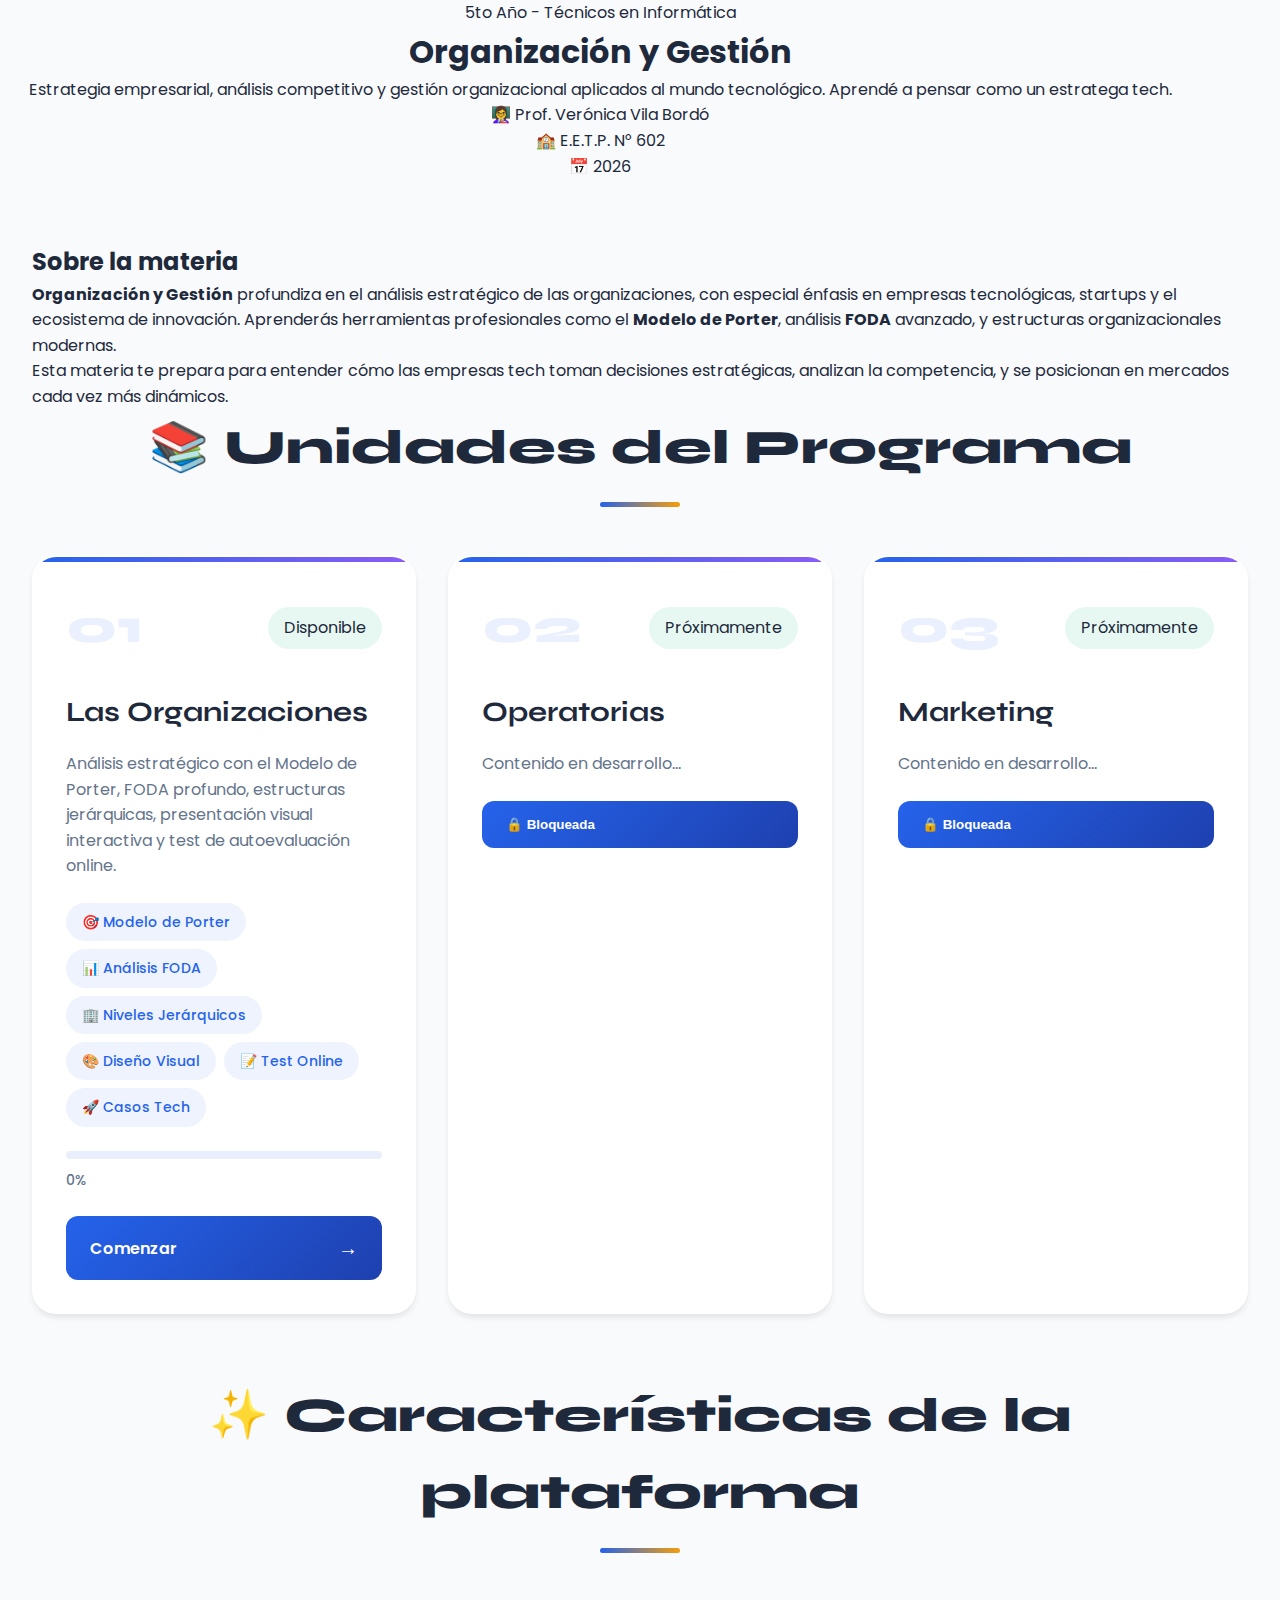
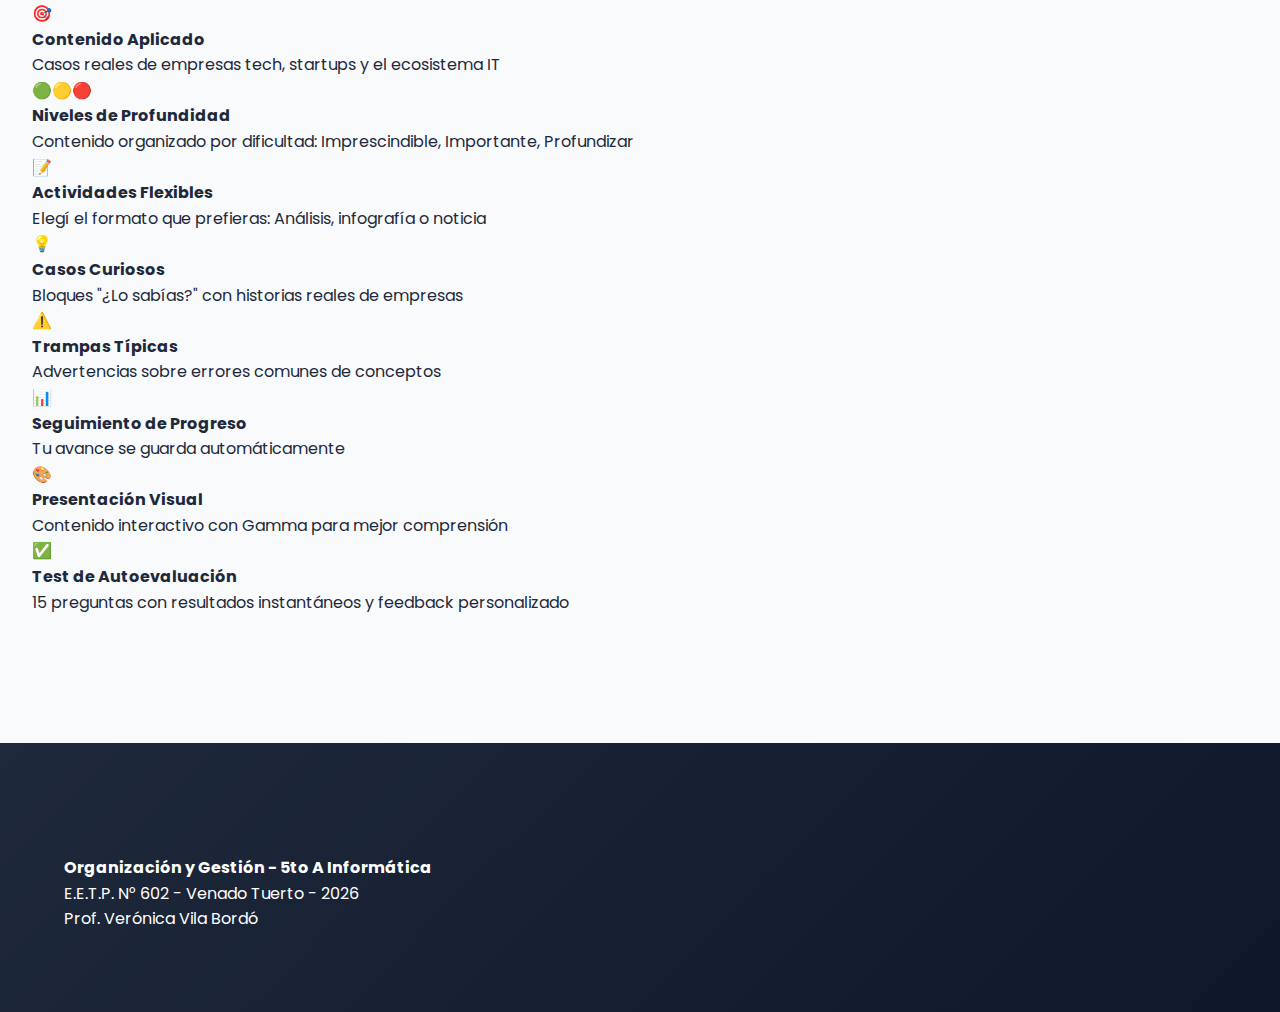
<file: index.html>
<!DOCTYPE html>
<html lang="es">
<head>
    <meta charset="UTF-8">
    <meta name="viewport" content="width=device-width, initial-scale=1.0">
    <title>Organización y Gestión - 5to A Informática</title>
    <link rel="stylesheet" href="estilo.css">
    <link rel="preconnect" href="https://fonts.googleapis.com">
    <link rel="preconnect" href="https://fonts.gstatic.com" crossorigin>
    <link href="https://fonts.googleapis.com/css2?family=Poppins:wght@300;400;500;600;700;800&family=Syne:wght@700;800&display=swap" rel="stylesheet">
</head>
<body>
    <!-- Hero Section -->
    <section class="hero">
        <div class="hero-bg"></div>
        <div class="hero-content">
            <div class="hero-badge">5to Año - Técnicos en Informática</div>
            <h1 class="hero-title">Organización y Gestión</h1>
            <p class="hero-description">
                Estrategia empresarial, análisis competitivo y gestión organizacional 
                aplicados al mundo tecnológico. Aprendé a pensar como un estratega tech.
            </p>
            <div class="hero-meta">
                <div class="meta-item">
                    <span class="meta-icon">👩‍🏫</span>
                    <span>Prof. Verónica Vila Bordó</span>
                </div>
                <div class="meta-item">
                    <span class="meta-icon">🏫</span>
                    <span>E.E.T.P. N° 602</span>
                </div>
                <div class="meta-item">
                    <span class="meta-icon">📅</span>
                    <span>2026</span>
                </div>
            </div>
        </div>
    </section>

    <!-- Main Container -->
    <div class="container">
        <!-- Intro -->
        <section class="intro-section">
            <h2>Sobre la materia</h2>
            <p>
                <strong>Organización y Gestión</strong> profundiza en el análisis estratégico 
                de las organizaciones, con especial énfasis en empresas tecnológicas, startups 
                y el ecosistema de innovación. Aprenderás herramientas profesionales como el 
                <strong>Modelo de Porter</strong>, análisis <strong>FODA</strong> avanzado, 
                y estructuras organizacionales modernas.
            </p>
            <p>
                Esta materia te prepara para entender cómo las empresas tech toman decisiones 
                estratégicas, analizan la competencia, y se posicionan en mercados cada vez más dinámicos.
            </p>
        </section>

        <!-- Units Grid -->
        <section class="units-section">
            <h2 class="section-title">📚 Unidades del Programa</h2>
            
            <div class="units-grid">
                <!-- Unit 1 -->
                <div class="unit-card">
                    <div class="unit-header">
                        <div class="unit-number">01</div>
                        <div class="unit-status completed">Disponible</div>
                    </div>
                    <h3 class="unit-title">Las Organizaciones</h3>
                    <p class="unit-description">
                        Análisis estratégico con el Modelo de Porter, FODA profundo, 
                        estructuras jerárquicas, presentación visual interactiva y test de autoevaluación online.
                    </p>
                    <div class="unit-topics">
                        <span class="topic-tag">🎯 Modelo de Porter</span>
                        <span class="topic-tag">📊 Análisis FODA</span>
                        <span class="topic-tag">🏢 Niveles Jerárquicos</span>
                        <span class="topic-tag">🎨 Diseño Visual</span>
                        <span class="topic-tag">📝 Test Online</span>
                        <span class="topic-tag">🚀 Casos Tech</span>
                    </div>
                    <div class="unit-footer">
                        <div class="unit-progress">
                            <div class="progress-bar">
                                <div class="progress-fill" style="width: 0%"></div>
                            </div>
                            <span class="progress-text">0%</span>
                        </div>
                        <a href="unidad1/index.html" class="unit-button">
                            Comenzar
                            <span class="button-arrow">→</span>
                        </a>
                    </div>
                </div>

                <!-- Unit 2 - Placeholder -->
                <div class="unit-card locked">
                    <div class="unit-header">
                        <div class="unit-number">02</div>
                        <div class="unit-status">Próximamente</div>
                    </div>
                    <h3 class="unit-title">Operatorias</h3>
                    <p class="unit-description">
                        Contenido en desarrollo...
                    </p>
                    <div class="unit-footer">
                        <button class="unit-button locked-button" disabled>
                            <span>🔒 Bloqueada</span>
                        </button>
                    </div>
                </div>

                <!-- Unit 3 - Placeholder -->
                <div class="unit-card locked">
                    <div class="unit-header">
                        <div class="unit-number">03</div>
                        <div class="unit-status">Próximamente</div>
                    </div>
                    <h3 class="unit-title">Marketing</h3>
                    <p class="unit-description">
                        Contenido en desarrollo...
                    </p>
                    <div class="unit-footer">
                        <button class="unit-button locked-button" disabled>
                            <span>🔒 Bloqueada</span>
                        </button>
                    </div>
                </div>
            </div>
        </section>

        <!-- Features -->
        <section class="features-section">
            <h2 class="section-title">✨ Características de la plataforma</h2>
            <div class="features-grid">
                <div class="feature-card">
                    <div class="feature-icon">🎯</div>
                    <h4>Contenido Aplicado</h4>
                    <p>Casos reales de empresas tech, startups y el ecosistema IT</p>
                </div>
                <div class="feature-card">
                    <div class="feature-icon">🟢🟡🔴</div>
                    <h4>Niveles de Profundidad</h4>
                    <p>Contenido organizado por dificultad: Imprescindible, Importante, Profundizar</p>
                </div>
                <div class="feature-card">
                    <div class="feature-icon">📝</div>
                    <h4>Actividades Flexibles</h4>
                    <p>Elegí el formato que prefieras: Análisis, infografía o noticia</p>
                </div>
                <div class="feature-card">
                    <div class="feature-icon">💡</div>
                    <h4>Casos Curiosos</h4>
                    <p>Bloques "¿Lo sabías?" con historias reales de empresas</p>
                </div>
                <div class="feature-card">
                    <div class="feature-icon">⚠️</div>
                    <h4>Trampas Típicas</h4>
                    <p>Advertencias sobre errores comunes de conceptos</p>
                </div>
                <div class="feature-card">
                    <div class="feature-icon">📊</div>
                    <h4>Seguimiento de Progreso</h4>
                    <p>Tu avance se guarda automáticamente</p>
                </div>
                <div class="feature-card">
                    <div class="feature-icon">🎨</div>
                    <h4>Presentación Visual</h4>
                    <p>Contenido interactivo con Gamma para mejor comprensión</p>
                </div>
                <div class="feature-card">
                    <div class="feature-icon">✅</div>
                    <h4>Test de Autoevaluación</h4>
                    <p>15 preguntas con resultados instantáneos y feedback personalizado</p>
                </div>
            </div>
        </section>
    </div>

    <!-- Footer -->
    <footer class="footer">
        <div class="container">
            <p>
                <strong>Organización y Gestión - 5to A Informática</strong><br>
                E.E.T.P. N° 602 - Venado Tuerto - 2026<br>
                Prof. Verónica Vila Bordó
            </p>
        </div>
    </footer>

    <script src="script.js"></script>
</body>
</html>
</file>
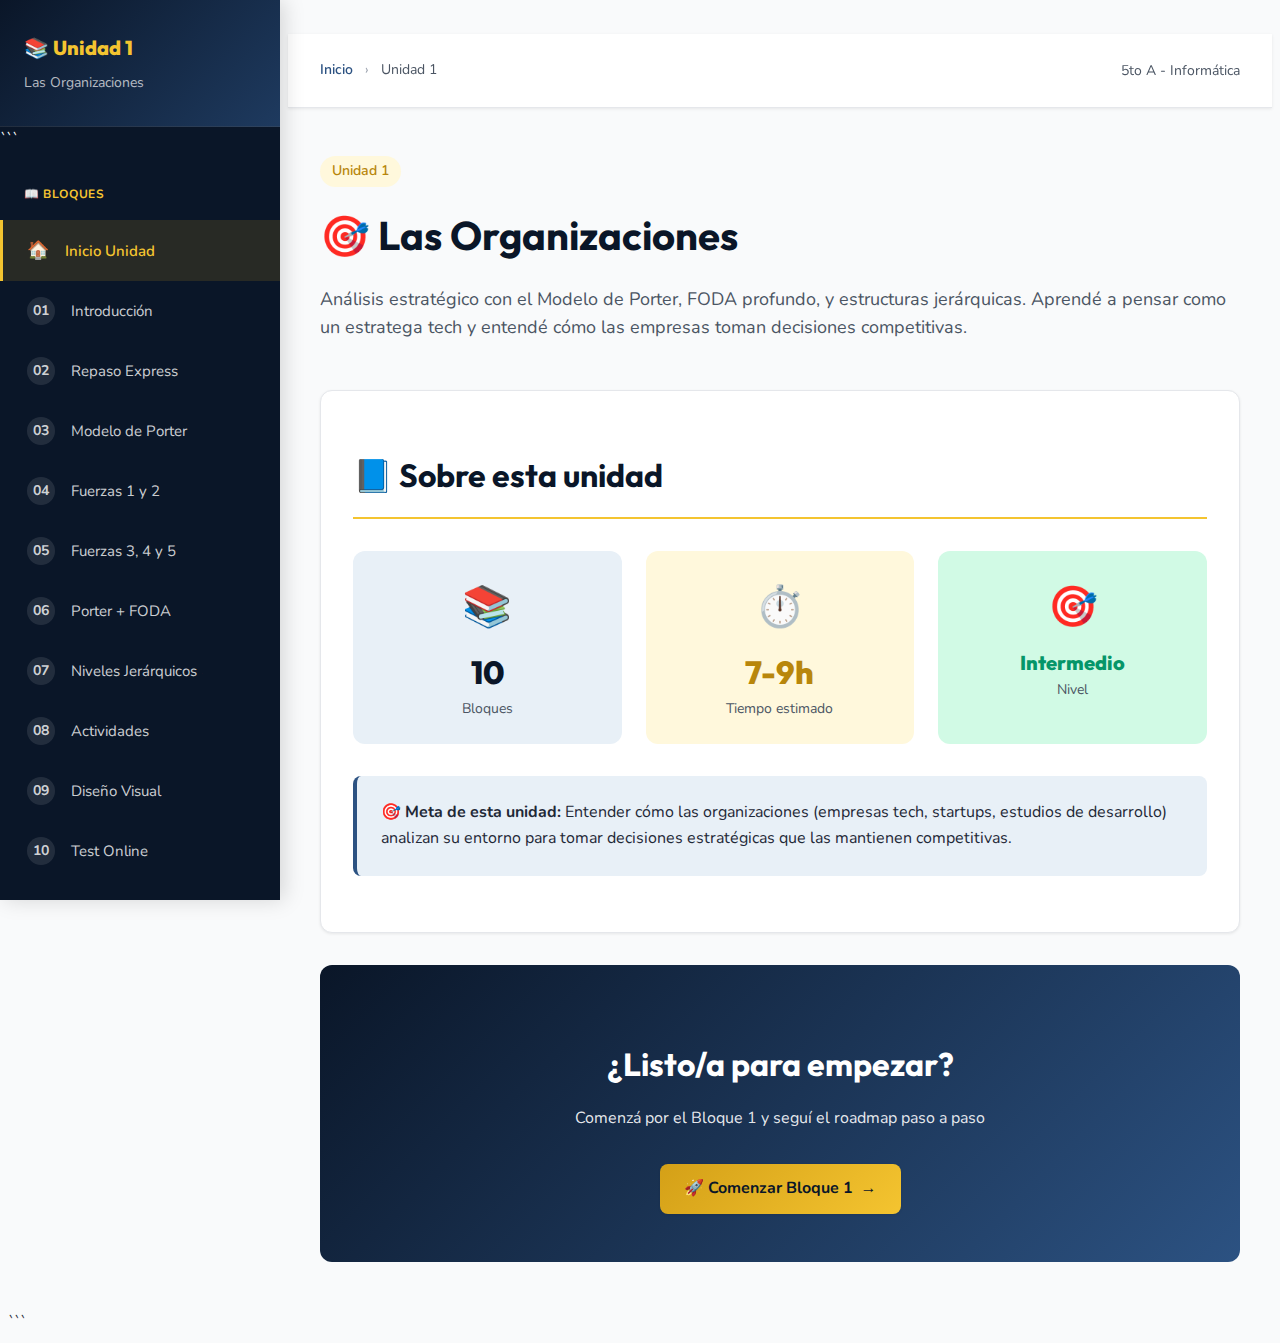
<file: unidad1/index.html>
<!DOCTYPE html>

<html lang="es">
<head>
    <meta charset="UTF-8">
    <meta name="viewport" content="width=device-width, initial-scale=1.0">
    <title>Unidad 1: Las Organizaciones</title>
    <link rel="preconnect" href="https://fonts.googleapis.com">
    <link rel="preconnect" href="https://fonts.gstatic.com" crossorigin>
    <link href="https://fonts.googleapis.com/css2?family=Nunito:wght@300;400;600;700;800&family=Outfit:wght@400;500;600;700;800&display=swap" rel="stylesheet">
    <style>
        /* Variables */
        :root {
            --navy-dark: #0A1628;
            --navy-main: #1e3a5f;
            --navy-medium: #2c5282;
            --navy-pale: #e8f0f7;
            --gold-dark: #b8860b;
            --gold-main: #d4a017;
            --gold-light: #f4c430;
            --gold-pale: #fff8dc;
            --gray-50: #f9fafb;
            --gray-200: #e5e7eb;
            --gray-300: #d1d5db;
            --gray-400: #9ca3af;
            --gray-600: #4b5563;
            --gray-800: #1f2937;
            --success: #059669;
            --sidebar-width: 280px;
        }

```
    * { margin: 0; padding: 0; box-sizing: border-box; }
    
    body {
        font-family: 'Nunito', sans-serif;
        font-size: 16px;
        line-height: 1.6;
        color: var(--gray-800);
        background: var(--gray-50);
    }

    h1, h2, h3, h4 {
        font-family: 'Outfit', sans-serif;
        font-weight: 700;
        color: var(--navy-dark);
    }

    h1 { font-size: 2.5rem; }
    h2 { font-size: 2rem; }

    .main-layout { display: flex; min-height: 100vh; }

    /* SIDEBAR */
    .sidebar {
        width: var(--sidebar-width);
        background: var(--navy-dark);
        color: white;
        position: fixed;
        left: 0;
        top: 0;
        height: 100vh;
        overflow-y: auto;
        z-index: 1000;
        box-shadow: 4px 0 20px rgba(0,0,0,0.15);
    }

    .sidebar-header {
        padding: 2rem 1.5rem;
        border-bottom: 1px solid rgba(255,255,255,0.1);
        background: linear-gradient(135deg, var(--navy-dark), var(--navy-main));
    }

    .sidebar-logo {
        font-family: 'Outfit', sans-serif;
        font-size: 1.25rem;
        font-weight: 800;
        color: var(--gold-light);
        margin-bottom: 0.5rem;
    }

    .sidebar-subtitle {
        font-size: 0.875rem;
        color: rgba(255,255,255,0.7);
    }

    .sidebar-nav { padding: 1.5rem 0; }

    .nav-section { margin-bottom: 2rem; }

    .nav-section-title {
        padding: 0.5rem 1.5rem;
        font-size: 0.75rem;
        font-weight: 700;
        text-transform: uppercase;
        letter-spacing: 0.05em;
        color: var(--gold-light);
        margin-bottom: 0.5rem;
    }

    .nav-item {
        display: flex;
        align-items: center;
        padding: 1rem 1.5rem;
        color: rgba(255,255,255,0.8);
        transition: all 0.2s;
        cursor: pointer;
        border-left: 3px solid transparent;
        text-decoration: none;
    }

    .nav-item:hover {
        background: rgba(255,255,255,0.05);
        color: white;
        border-left-color: var(--gold-main);
    }

    .nav-item.active {
        background: rgba(212,160,23,0.15);
        color: var(--gold-light);
        border-left-color: var(--gold-light);
        font-weight: 600;
    }

    .nav-item.completed {
        color: rgba(255,255,255,0.6);
    }

    .nav-icon {
        margin-right: 1rem;
        font-size: 1.125rem;
    }

    .nav-number {
        width: 28px;
        height: 28px;
        background: rgba(255,255,255,0.1);
        border-radius: 50%;
        display: flex;
        align-items: center;
        justify-content: center;
        font-size: 0.875rem;
        font-weight: 700;
        margin-right: 1rem;
        flex-shrink: 0;
    }

    .nav-item.active .nav-number {
        background: var(--gold-main);
        color: var(--navy-dark);
    }

    .nav-item.completed .nav-number {
        background: var(--success);
        color: white;
    }

    .nav-text { flex: 1; font-size: 0.9375rem; }

    .nav-check {
        margin-left: auto;
        color: var(--success);
    }

    .sidebar-progress {
        padding: 1.5rem;
        border-top: 1px solid rgba(255,255,255,0.1);
        background: rgba(0,0,0,0.2);
    }

    .progress-title {
        font-size: 0.875rem;
        color: rgba(255,255,255,0.7);
        margin-bottom: 0.5rem;
    }

    .progress-bar-container {
        background: rgba(255,255,255,0.1);
        height: 8px;
        border-radius: 10px;
        margin-bottom: 0.5rem;
    }

    .progress-bar-fill {
        height: 100%;
        background: linear-gradient(90deg, var(--gold-main), var(--gold-light));
        border-radius: 10px;
        transition: width 0.5s;
    }

    .progress-text {
        font-size: 0.75rem;
        color: rgba(255,255,255,0.6);
        text-align: center;
    }

    /* MAIN CONTENT */
    .main-content {
        margin-left: var(--sidebar-width);
        flex: 1;
    }

    .top-nav {
        background: white;
        border-bottom: 1px solid var(--gray-200);
        padding: 1.5rem 2rem;
        position: sticky;
        top: 0;
        z-index: 100;
        box-shadow: 0 1px 3px rgba(0,0,0,0.08);
    }

    .top-nav-content {
        display: flex;
        justify-content: space-between;
        align-items: center;
    }

    .breadcrumb {
        font-size: 0.875rem;
        color: var(--gray-600);
    }

    .breadcrumb-link {
        color: var(--navy-medium);
        font-weight: 600;
        text-decoration: none;
    }

    .breadcrumb-separator { margin: 0 0.5rem; color: var(--gray-400); }

    .content-wrapper {
        padding: 3rem 2rem;
        max-width: 1200px;
    }

    .page-header { margin-bottom: 3rem; }

    .badge {
        display: inline-block;
        padding: 0.25rem 0.75rem;
        border-radius: 16px;
        font-size: 0.875rem;
        font-weight: 600;
    }

    .badge-gold {
        background: var(--gold-pale);
        color: var(--gold-dark);
    }

    .page-title {
        font-size: 2.5rem;
        margin: 1rem 0;
    }

    .page-description {
        font-size: 1.125rem;
        color: var(--gray-600);
    }

    .content-card {
        background: white;
        border-radius: 12px;
        padding: 2rem;
        margin-bottom: 2rem;
        box-shadow: 0 1px 3px rgba(0,0,0,0.08);
        border: 1px solid var(--gray-200);
    }

    .content-card h2 {
        margin-bottom: 1.5rem;
        padding-bottom: 1rem;
        border-bottom: 2px solid var(--gold-light);
    }

    .highlight-box {
        background: var(--gold-pale);
        border-left: 4px solid var(--gold-main);
        padding: 1.5rem;
        border-radius: 8px;
        margin: 1.5rem 0;
    }

    .highlight-box.info {
        background: var(--navy-pale);
        border-left-color: var(--navy-medium);
    }

    .btn-gold {
        padding: 0.75rem 1.5rem;
        border: none;
        border-radius: 8px;
        background: linear-gradient(135deg, var(--gold-main), var(--gold-light));
        color: var(--navy-dark);
        font-weight: 700;
        cursor: pointer;
        transition: all 0.3s;
        box-shadow: 0 1px 3px rgba(0,0,0,0.08);
        font-family: 'Nunito', sans-serif;
        font-size: 1rem;
    }

    .btn-gold:hover {
        transform: translateY(-2px);
        box-shadow: 0 4px 6px rgba(0,0,0,0.1);
    }

    @media (max-width: 1024px) {
        .sidebar { transform: translateX(-100%); }
        .main-content { margin-left: 0; }
    }
</style>
```

</head>
<body>
    <div class="main-layout">
        <!-- Sidebar -->
        <aside class="sidebar">
            <div class="sidebar-header">
                <div class="sidebar-logo">📚 Unidad 1</div>
                <div class="sidebar-subtitle">Las Organizaciones</div>
            </div>

```
        <nav class="sidebar-nav">
            <div class="nav-section">
                <div class="nav-section-title">📖 Bloques</div>
                
                <a href="#inicio" class="nav-item active">
                    <span class="nav-icon">🏠</span>
                    <span class="nav-text">Inicio Unidad</span>
                </a>

                <a href="bloque01.html" class="nav-item" data-block="1">
                    <span class="nav-number">01</span>
                    <span class="nav-text">Introducción</span>
                </a>

                <a href="bloque02.html" class="nav-item" data-block="2">
                    <span class="nav-number">02</span>
                    <span class="nav-text">Repaso Express</span>
                </a>

                <a href="bloque03.html" class="nav-item" data-block="3">
                    <span class="nav-number">03</span>
                    <span class="nav-text">Modelo de Porter</span>
                </a>

                <a href="bloque04.html" class="nav-item" data-block="4">
                    <span class="nav-number">04</span>
                    <span class="nav-text">Fuerzas 1 y 2</span>
                </a>

                <a href="bloque05.html" class="nav-item" data-block="5">
                    <span class="nav-number">05</span>
                    <span class="nav-text">Fuerzas 3, 4 y 5</span>
                </a>

                <a href="bloque06.html" class="nav-item" data-block="6">
                    <span class="nav-number">06</span>
                    <span class="nav-text">Porter + FODA</span>
                </a>

                <a href="bloque07.html" class="nav-item" data-block="7">
                    <span class="nav-number">07</span>
                    <span class="nav-text">Niveles Jerárquicos</span>
                </a>

                <a href="bloque08.html" class="nav-item" data-block="8">
                    <span class="nav-number">08</span>
                    <span class="nav-text">Actividades</span>
                </a>

                <a href="bloque09.html" class="nav-item" data-block="9">
                    <span class="nav-number">09</span>
                    <span class="nav-text">Diseño Visual</span>
                </a>

                <a href="testunidad1.html" class="nav-item" data-block="10">
                    <span class="nav-number">10</span>
                    <span class="nav-text">Test Online</span>
                </a>
            </div>

            <div class="nav-section">
                <div class="nav-section-title">📌 Navegación</div>
                <a href="../index.html" class="nav-item">
                    <span class="nav-icon">←</span>
                    <span class="nav-text">Volver al inicio</span>
                </a>
            </div>
        </nav>

        <div class="sidebar-progress">
            <div class="progress-title">Progreso Unidad 1</div>
            <div class="progress-bar-container">
                <div class="progress-bar-fill" id="progressBar" style="width: 0%"></div>
            </div>
            <div class="progress-text" id="progressText">0 de 10 bloques</div>
        </div>
    </aside>

    <!-- Main Content -->
    <main class="main-content">
        <nav class="top-nav">
            <div class="top-nav-content">
                <div class="breadcrumb">
                    <a href="../index.html" class="breadcrumb-link">Inicio</a>
                    <span class="breadcrumb-separator">›</span>
                    <span>Unidad 1</span>
                </div>
                <div>
                    <span style="color: var(--gray-600); font-size: 0.875rem;">5to A - Informática</span>
                </div>
            </div>
        </nav>

        <div class="content-wrapper">
            <header class="page-header" id="inicio">
                <span class="badge badge-gold">Unidad 1</span>
                <h1 class="page-title">🎯 Las Organizaciones</h1>
                <p class="page-description">
                    Análisis estratégico con el Modelo de Porter, FODA profundo, y estructuras 
                    jerárquicas. Aprendé a pensar como un estratega tech y entendé cómo las 
                    empresas toman decisiones competitivas.
                </p>
            </header>

            <section class="content-card">
                <h2>📘 Sobre esta unidad</h2>
                
                <div style="display: grid; grid-template-columns: repeat(auto-fit, minmax(200px, 1fr)); gap: 1.5rem; margin: 2rem 0;">
                    <div style="text-align: center; padding: 1.5rem; background: var(--navy-pale); border-radius: 12px;">
                        <div style="font-size: 2.5rem; margin-bottom: 0.5rem;">📚</div>
                        <div style="font-size: 2rem; font-weight: 800; color: var(--navy-dark); font-family: 'Outfit', sans-serif;">10</div>
                        <div style="font-size: 0.875rem; color: var(--gray-600);">Bloques</div>
                    </div>
                    <div style="text-align: center; padding: 1.5rem; background: var(--gold-pale); border-radius: 12px;">
                        <div style="font-size: 2.5rem; margin-bottom: 0.5rem;">⏱️</div>
                        <div style="font-size: 2rem; font-weight: 800; color: var(--gold-dark); font-family: 'Outfit', sans-serif;">7-9h</div>
                        <div style="font-size: 0.875rem; color: var(--gray-600);">Tiempo estimado</div>
                    </div>
                    <div style="text-align: center; padding: 1.5rem; background: #d1fae5; border-radius: 12px;">
                        <div style="font-size: 2.5rem; margin-bottom: 0.5rem;">🎯</div>
                        <div style="font-size: 1.25rem; font-weight: 800; color: var(--success); font-family: 'Outfit', sans-serif;">Intermedio</div>
                        <div style="font-size: 0.875rem; color: var(--gray-600);">Nivel</div>
                    </div>
                </div>

                <div class="highlight-box info">
                    <strong>🎯 Meta de esta unidad:</strong> Entender cómo las organizaciones (empresas tech, 
                    startups, estudios de desarrollo) analizan su entorno para tomar decisiones estratégicas 
                    que las mantienen competitivas.
                </div>
            </section>

            <div style="text-align: center; padding: 3rem; background: linear-gradient(135deg, var(--navy-dark), var(--navy-medium)); border-radius: 12px; color: white; margin-top: 2rem;">
                <h2 style="color: white; margin-bottom: 1rem;">¿Listo/a para empezar?</h2>
                <p style="margin-bottom: 2rem; color: rgba(255,255,255,0.9);">Comenzá por el Bloque 1 y seguí el roadmap paso a paso</p>
                <a href="bloque01.html" class="btn-gold" style="display: inline-flex; align-items: center; gap: 0.5rem; text-decoration: none;">
                    <span>🚀 Comenzar Bloque 1</span>
                    <span>→</span>
                </a>
            </div>
        </div>
    </main>
</div>

<script>
    function loadProgress() {
        const completed = JSON.parse(localStorage.getItem('unidad1-completed-blocks') || '[]');
        const progressBar = document.getElementById('progressBar');
        const progressText = document.getElementById('progressText');
        
        const percentage = (completed.length / 10) * 100;
        progressBar.style.width = percentage + '%';
        progressText.textContent = `${completed.length} de 10 bloques`;
        
        completed.forEach(blockNum => {
            const navItem = document.querySelector(`.nav-item[data-block="${blockNum}"]`);
            if (navItem) {
                navItem.classList.add('completed');
                if (!navItem.querySelector('.nav-check')) {
                    const check = document.createElement('span');
                    check.className = 'nav-check';
                    check.textContent = '✓';
                    navItem.appendChild(check);
                }
            }
        });
    }

    document.querySelectorAll('a[href^="#"]').forEach(anchor => {
        anchor.addEventListener('click', function (e) {
            e.preventDefault();
            const target = document.querySelector(this.getAttribute('href'));
            if (target) target.scrollIntoView({ behavior: 'smooth' });
        });
    });

    loadProgress();
</script>
```

</body>
</html>
</file>
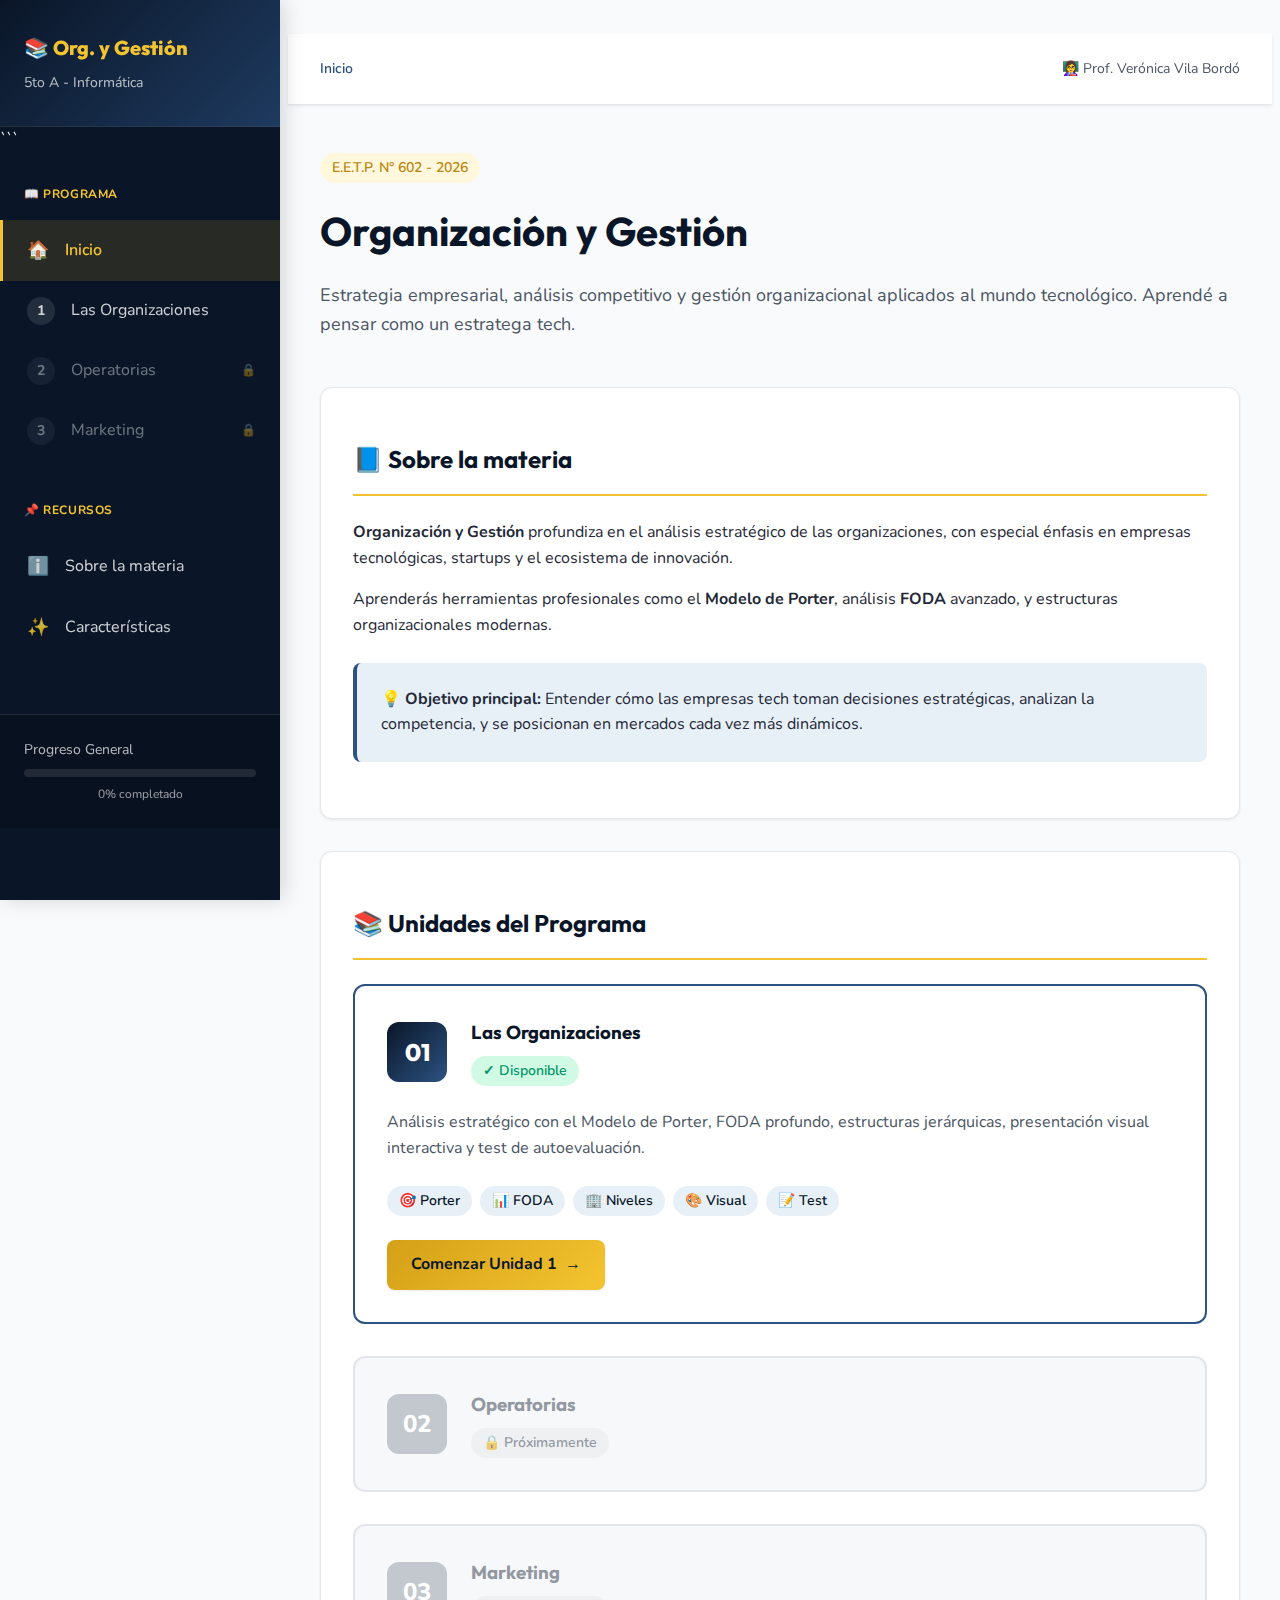
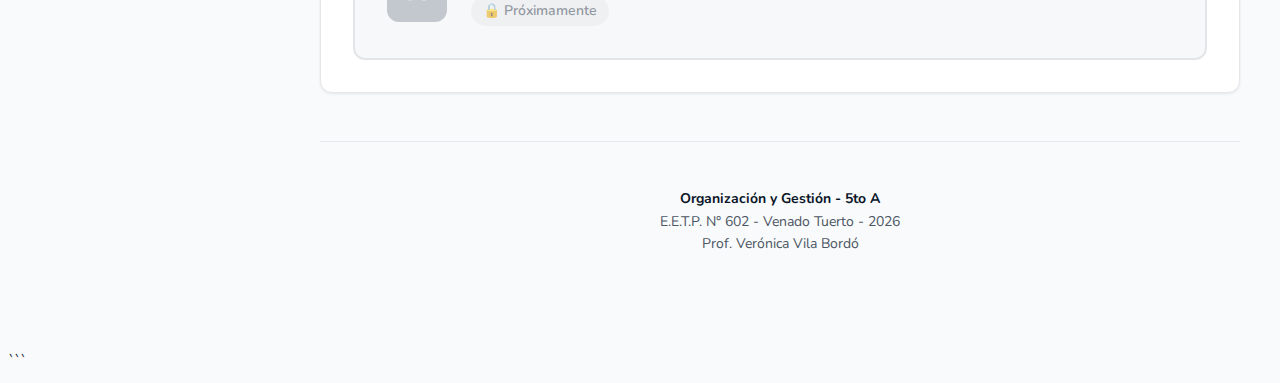
<file: index1.html>
<!DOCTYPE html>

<html lang="es">
<head>
    <meta charset="UTF-8">
    <meta name="viewport" content="width=device-width, initial-scale=1.0">
    <title>Organización y Gestión - 5to A Informática</title>
    <link rel="preconnect" href="https://fonts.googleapis.com">
    <link rel="preconnect" href="https://fonts.gstatic.com" crossorigin>
    <link href="https://fonts.googleapis.com/css2?family=Nunito:wght@300;400;600;700;800&family=Outfit:wght@400;500;600;700;800&display=swap" rel="stylesheet">
    <style>
        /* Variables */
        :root {
            --navy-dark: #0A1628;
            --navy-main: #1e3a5f;
            --navy-medium: #2c5282;
            --navy-light: #4a7ba7;
            --navy-pale: #e8f0f7;
            --gold-dark: #b8860b;
            --gold-main: #d4a017;
            --gold-light: #f4c430;
            --gold-pale: #fff8dc;
            --gray-50: #f9fafb;
            --gray-100: #f3f4f6;
            --gray-200: #e5e7eb;
            --gray-300: #d1d5db;
            --gray-400: #9ca3af;
            --gray-500: #6b7280;
            --gray-600: #4b5563;
            --gray-700: #374151;
            --gray-800: #1f2937;
            --success: #059669;
            --sidebar-width: 280px;
        }

```
    * { margin: 0; padding: 0; box-sizing: border-box; }
    
    body {
        font-family: 'Nunito', sans-serif;
        font-size: 16px;
        line-height: 1.6;
        color: var(--gray-800);
        background: var(--gray-50);
    }

    h1, h2, h3, h4 {
        font-family: 'Outfit', sans-serif;
        font-weight: 700;
        color: var(--navy-dark);
    }

    .main-layout { display: flex; min-height: 100vh; }

    /* Sidebar */
    .sidebar {
        width: var(--sidebar-width);
        background: var(--navy-dark);
        color: white;
        position: fixed;
        left: 0;
        top: 0;
        height: 100vh;
        overflow-y: auto;
        z-index: 1000;
        box-shadow: 4px 0 20px rgba(0,0,0,0.15);
    }

    .sidebar-header {
        padding: 2rem 1.5rem;
        border-bottom: 1px solid rgba(255,255,255,0.1);
        background: linear-gradient(135deg, var(--navy-dark) 0%, var(--navy-main) 100%);
    }

    .sidebar-logo {
        font-family: 'Outfit', sans-serif;
        font-size: 1.25rem;
        font-weight: 800;
        color: var(--gold-light);
        margin-bottom: 0.5rem;
    }

    .sidebar-subtitle {
        font-size: 0.875rem;
        color: rgba(255,255,255,0.7);
    }

    .sidebar-nav { padding: 1.5rem 0; }

    .nav-section { margin-bottom: 2rem; }

    .nav-section-title {
        padding: 0.5rem 1.5rem;
        font-size: 0.75rem;
        font-weight: 700;
        text-transform: uppercase;
        letter-spacing: 0.05em;
        color: var(--gold-light);
        margin-bottom: 0.5rem;
    }

    .nav-item {
        display: flex;
        align-items: center;
        padding: 1rem 1.5rem;
        color: rgba(255,255,255,0.8);
        transition: all 0.2s;
        cursor: pointer;
        border-left: 3px solid transparent;
        text-decoration: none;
    }

    .nav-item:hover {
        background: rgba(255,255,255,0.05);
        color: white;
        border-left-color: var(--gold-main);
    }

    .nav-item.active {
        background: rgba(212,160,23,0.15);
        color: var(--gold-light);
        border-left-color: var(--gold-light);
        font-weight: 600;
    }

    .nav-icon {
        margin-right: 1rem;
        font-size: 1.125rem;
    }

    .nav-number {
        width: 28px;
        height: 28px;
        background: rgba(255,255,255,0.1);
        border-radius: 50%;
        display: flex;
        align-items: center;
        justify-content: center;
        font-size: 0.875rem;
        font-weight: 700;
        margin-right: 1rem;
    }

    .nav-item.active .nav-number {
        background: var(--gold-main);
        color: var(--navy-dark);
    }

    .sidebar-progress {
        padding: 1.5rem;
        border-top: 1px solid rgba(255,255,255,0.1);
        background: rgba(0,0,0,0.2);
    }

    .progress-title {
        font-size: 0.875rem;
        color: rgba(255,255,255,0.7);
        margin-bottom: 0.5rem;
    }

    .progress-bar-container {
        background: rgba(255,255,255,0.1);
        height: 8px;
        border-radius: 10px;
        margin-bottom: 0.5rem;
    }

    .progress-bar-fill {
        height: 100%;
        background: linear-gradient(90deg, var(--gold-main), var(--gold-light));
        border-radius: 10px;
    }

    .progress-text {
        font-size: 0.75rem;
        color: rgba(255,255,255,0.6);
        text-align: center;
    }

    /* Main Content */
    .main-content {
        margin-left: var(--sidebar-width);
        flex: 1;
    }

    .top-nav {
        background: white;
        border-bottom: 1px solid var(--gray-200);
        padding: 1.5rem 2rem;
        position: sticky;
        top: 0;
        z-index: 100;
        box-shadow: 0 1px 3px rgba(0,0,0,0.08);
    }

    .top-nav-content {
        display: flex;
        justify-content: space-between;
        align-items: center;
    }

    .breadcrumb {
        font-size: 0.875rem;
        color: var(--gray-600);
    }

    .breadcrumb-link {
        color: var(--navy-medium);
        font-weight: 600;
    }

    .content-wrapper {
        padding: 3rem 2rem;
        max-width: 1200px;
    }

    .page-header { margin-bottom: 3rem; }

    .badge {
        display: inline-block;
        padding: 0.25rem 0.75rem;
        border-radius: 16px;
        font-size: 0.875rem;
        font-weight: 600;
    }

    .badge-gold {
        background: var(--gold-pale);
        color: var(--gold-dark);
    }

    .badge-navy {
        background: var(--navy-pale);
        color: var(--navy-dark);
    }

    .badge-success {
        background: #d1fae5;
        color: var(--success);
    }

    .page-title {
        font-size: 2.5rem;
        margin: 1rem 0;
    }

    .page-description {
        font-size: 1.125rem;
        color: var(--gray-600);
    }

    .content-card {
        background: white;
        border-radius: 12px;
        padding: 2rem;
        margin-bottom: 2rem;
        box-shadow: 0 1px 3px rgba(0,0,0,0.08);
        border: 1px solid var(--gray-200);
    }

    .content-card h2 {
        margin-bottom: 1.5rem;
        padding-bottom: 1rem;
        border-bottom: 2px solid var(--gold-light);
    }

    .highlight-box {
        background: var(--gold-pale);
        border-left: 4px solid var(--gold-main);
        padding: 1.5rem;
        border-radius: 8px;
        margin: 1.5rem 0;
    }

    .highlight-box.info {
        background: var(--navy-pale);
        border-left-color: var(--navy-medium);
    }

    .btn-gold {
        padding: 0.75rem 1.5rem;
        border: none;
        border-radius: 8px;
        background: linear-gradient(135deg, var(--gold-main), var(--gold-light));
        color: var(--navy-dark);
        font-weight: 700;
        cursor: pointer;
        transition: all 0.3s;
        box-shadow: 0 1px 3px rgba(0,0,0,0.08);
    }

    .btn-gold:hover {
        transform: translateY(-2px);
        box-shadow: 0 4px 6px rgba(0,0,0,0.1);
    }

    @media (max-width: 1024px) {
        .sidebar { transform: translateX(-100%); }
        .main-content { margin-left: 0; }
    }
</style>
```

</head>
<body>
    <div class="main-layout">
        <!-- Sidebar -->
        <aside class="sidebar">
            <div class="sidebar-header">
                <div class="sidebar-logo">📚 Org. y Gestión</div>
                <div class="sidebar-subtitle">5to A - Informática</div>
            </div>

```
        <nav class="sidebar-nav">
            <div class="nav-section">
                <div class="nav-section-title">📖 Programa</div>
                <a href="#inicio" class="nav-item active">
                    <span class="nav-icon">🏠</span>
                    <span>Inicio</span>
                </a>
                <a href="unidad1/index.html" class="nav-item">
                    <span class="nav-number">1</span>
                    <span>Las Organizaciones</span>
                </a>
                <div class="nav-item" style="opacity: 0.5; cursor: not-allowed;">
                    <span class="nav-number">2</span>
                    <span>Operatorias</span>
                    <span style="margin-left: auto; font-size: 0.75rem;">🔒</span>
                </div>
                <div class="nav-item" style="opacity: 0.5; cursor: not-allowed;">
                    <span class="nav-number">3</span>
                    <span>Marketing</span>
                    <span style="margin-left: auto; font-size: 0.75rem;">🔒</span>
                </div>
            </div>

            <div class="nav-section">
                <div class="nav-section-title">📌 Recursos</div>
                <a href="#sobre" class="nav-item">
                    <span class="nav-icon">ℹ️</span>
                    <span>Sobre la materia</span>
                </a>
                <a href="#caracteristicas" class="nav-item">
                    <span class="nav-icon">✨</span>
                    <span>Características</span>
                </a>
            </div>
        </nav>

        <div class="sidebar-progress">
            <div class="progress-title">Progreso General</div>
            <div class="progress-bar-container">
                <div class="progress-bar-fill" style="width: 0%"></div>
            </div>
            <div class="progress-text">0% completado</div>
        </div>
    </aside>

    <!-- Main Content -->
    <main class="main-content">
        <nav class="top-nav">
            <div class="top-nav-content">
                <div class="breadcrumb">
                    <span class="breadcrumb-link">Inicio</span>
                </div>
                <div style="color: var(--gray-600); font-size: 0.875rem;">
                    👩‍🏫 Prof. Verónica Vila Bordó
                </div>
            </div>
        </nav>

        <div class="content-wrapper">
            <header class="page-header" id="inicio">
                <span class="badge badge-gold">E.E.T.P. N° 602 - 2026</span>
                <h1 class="page-title">Organización y Gestión</h1>
                <p class="page-description">
                    Estrategia empresarial, análisis competitivo y gestión organizacional 
                    aplicados al mundo tecnológico. Aprendé a pensar como un estratega tech.
                </p>
            </header>

            <section id="sobre" class="content-card">
                <h2>📘 Sobre la materia</h2>
                <p style="margin-bottom: 1rem;">
                    <strong>Organización y Gestión</strong> profundiza en el análisis estratégico 
                    de las organizaciones, con especial énfasis en empresas tecnológicas, startups 
                    y el ecosistema de innovación.
                </p>
                <p style="margin-bottom: 1rem;">
                    Aprenderás herramientas profesionales como el <strong>Modelo de Porter</strong>, 
                    análisis <strong>FODA</strong> avanzado, y estructuras organizacionales modernas.
                </p>
                
                <div class="highlight-box info">
                    <strong>💡 Objetivo principal:</strong> Entender cómo las empresas tech toman 
                    decisiones estratégicas, analizan la competencia, y se posicionan en mercados 
                    cada vez más dinámicos.
                </div>
            </section>

            <section class="content-card">
                <h2>📚 Unidades del Programa</h2>
                
                <!-- Unidad 1 -->
                <div style="background: white; border: 2px solid var(--navy-medium); border-radius: 12px; padding: 2rem; margin-bottom: 2rem;">
                    <div style="display: flex; align-items: center; gap: 1.5rem; margin-bottom: 1.5rem;">
                        <div style="width: 60px; height: 60px; background: linear-gradient(135deg, var(--navy-dark), var(--navy-medium)); color: white; border-radius: 12px; display: flex; align-items: center; justify-content: center; font-size: 1.5rem; font-weight: 800; font-family: 'Outfit', sans-serif;">01</div>
                        <div style="flex: 1;">
                            <h3 style="margin: 0 0 0.5rem 0;">Las Organizaciones</h3>
                            <span class="badge badge-success">✓ Disponible</span>
                        </div>
                    </div>
                    
                    <p style="color: var(--gray-600); margin-bottom: 1.5rem;">
                        Análisis estratégico con el Modelo de Porter, FODA profundo, 
                        estructuras jerárquicas, presentación visual interactiva y test de autoevaluación.
                    </p>
                    
                    <div style="display: flex; flex-wrap: wrap; gap: 0.5rem; margin-bottom: 1.5rem;">
                        <span class="badge badge-navy">🎯 Porter</span>
                        <span class="badge badge-navy">📊 FODA</span>
                        <span class="badge badge-navy">🏢 Niveles</span>
                        <span class="badge badge-navy">🎨 Visual</span>
                        <span class="badge badge-navy">📝 Test</span>
                    </div>
                    
                    <a href="unidad1/index.html" class="btn-gold" style="display: inline-flex; align-items: center; gap: 0.5rem; text-decoration: none;">
                        <span>Comenzar Unidad 1</span>
                        <span>→</span>
                    </a>
                </div>

                <!-- Unidad 2 - Bloqueada -->
                <div style="background: var(--gray-100); border: 2px solid var(--gray-300); border-radius: 12px; padding: 2rem; margin-bottom: 2rem; opacity: 0.6;">
                    <div style="display: flex; align-items: center; gap: 1.5rem;">
                        <div style="width: 60px; height: 60px; background: var(--gray-400); color: white; border-radius: 12px; display: flex; align-items: center; justify-content: center; font-size: 1.5rem; font-weight: 800;">02</div>
                        <div>
                            <h3 style="margin: 0 0 0.5rem 0; color: var(--gray-600);">Operatorias</h3>
                            <span class="badge" style="background: var(--gray-200); color: var(--gray-600);">🔒 Próximamente</span>
                        </div>
                    </div>
                </div>

                <!-- Unidad 3 -->
                <div style="background: var(--gray-100); border: 2px solid var(--gray-300); border-radius: 12px; padding: 2rem; opacity: 0.6;">
                    <div style="display: flex; align-items: center; gap: 1.5rem;">
                        <div style="width: 60px; height: 60px; background: var(--gray-400); color: white; border-radius: 12px; display: flex; align-items: center; justify-content: center; font-size: 1.5rem; font-weight: 800;">03</div>
                        <div>
                            <h3 style="margin: 0 0 0.5rem 0; color: var(--gray-600);">Marketing</h3>
                            <span class="badge" style="background: var(--gray-200); color: var(--gray-600);">🔒 Próximamente</span>
                        </div>
                    </div>
                </div>
            </section>

            <footer style="margin-top: 3rem; padding: 2rem 0; border-top: 1px solid var(--gray-200); text-align: center; color: var(--gray-600); font-size: 0.875rem;">
                <p><strong style="color: var(--navy-dark);">Organización y Gestión - 5to A</strong><br>
                E.E.T.P. N° 602 - Venado Tuerto - 2026<br>
                Prof. Verónica Vila Bordó</p>
            </footer>
        </div>
    </main>
</div>

<script>
    document.querySelectorAll('a[href^="#"]').forEach(anchor => {
        anchor.addEventListener('click', function (e) {
            e.preventDefault();
            const target = document.querySelector(this.getAttribute('href'));
            if (target) target.scrollIntoView({ behavior: 'smooth' });
        });
    });

    const navItems = document.querySelectorAll('.nav-item');
    navItems.forEach(item => {
        item.addEventListener('click', function() {
            navItems.forEach(i => i.classList.remove('active'));
            this.classList.add('active');
        });
    });
</script>
```

</body>
</html>
</file>
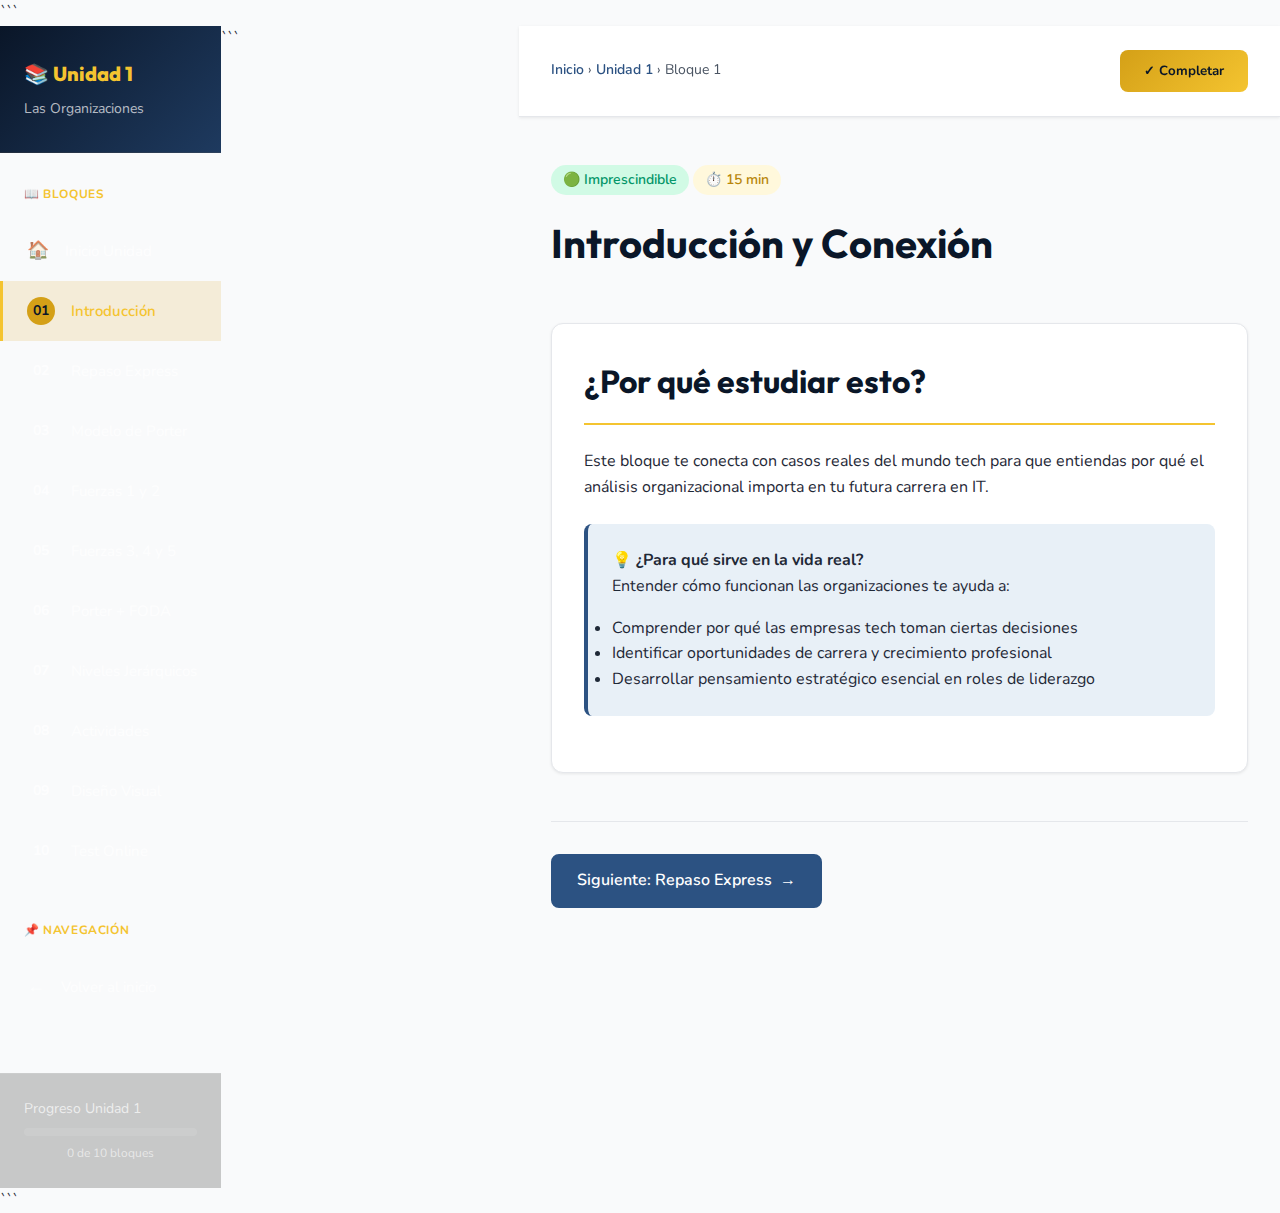
<file: unidad1/bloque01.html>
<!DOCTYPE html>

<html lang="es">
<head>
    <meta charset="UTF-8">
    <meta name="viewport" content="width=device-width, initial-scale=1.0">
    <title>Bloque 1: Introducción - Unidad 1</title>
    <link rel="preconnect" href="https://fonts.googleapis.com">
    <link rel="preconnect" href="https://fonts.gstatic.com" crossorigin>
    <link href="https://fonts.googleapis.com/css2?family=Nunito:wght@300;400;600;700;800&family=Outfit:wght@400;500;600;700;800&display=swap" rel="stylesheet">
    <style>
        :root {
            --navy-dark: #0A1628;
            --navy-main: #1e3a5f;
            --navy-medium: #2c5282;
            --navy-pale: #e8f0f7;
            --gold-dark: #b8860b;
            --gold-main: #d4a017;
            --gold-light: #f4c430;
            --gold-pale: #fff8dc;
            --gray-50: #f9fafb;
            --gray-200: #e5e7eb;
            --gray-400: #9ca3af;
            --gray-600: #4b5563;
            --gray-800: #1f2937;
            --success: #059669;
            --sidebar-width: 280px;
        }
        * { margin: 0; padding: 0; box-sizing: border-box; }
        body { font-family: 'Nunito', sans-serif; font-size: 16px; line-height: 1.6; color: var(--gray-800); background: var(--gray-50); }
        h1, h2, h3, h4 { font-family: 'Outfit', sans-serif; font-weight: 700; color: var(--navy-dark); }
        h1 { font-size: 2.5rem; } h2 { font-size: 2rem; }
        .main-layout { display: flex; min-height: 100vh; }

```
    /* Sidebar */
    .sidebar { width: var(--sidebar-width); background: var(--navy-dark); color: white; position: fixed; left: 0; top: 0; height: 100vh; overflow-y: auto; z-index: 1000; box-shadow: 4px 0 20px rgba(0,0,0,0.15); }
    .sidebar-header { padding: 2rem 1.5rem; border-bottom: 1px solid rgba(255,255,255,0.1); background: linear-gradient(135deg, var(--navy-dark), var(--navy-main)); }
    .sidebar-logo { font-family: 'Outfit', sans-serif; font-size: 1.25rem; font-weight: 800; color: var(--gold-light); margin-bottom: 0.5rem; }
    .sidebar-subtitle { font-size: 0.875rem; color: rgba(255,255,255,0.7); }
    .sidebar-nav { padding: 1.5rem 0; }
    .nav-section { margin-bottom: 2rem; }
    .nav-section-title { padding: 0.5rem 1.5rem; font-size: 0.75rem; font-weight: 700; text-transform: uppercase; letter-spacing: 0.05em; color: var(--gold-light); margin-bottom: 0.5rem; }
    .nav-item { display: flex; align-items: center; padding: 1rem 1.5rem; color: rgba(255,255,255,0.8); transition: all 0.2s; cursor: pointer; border-left: 3px solid transparent; text-decoration: none; }
    .nav-item:hover { background: rgba(255,255,255,0.05); color: white; border-left-color: var(--gold-main); }
    .nav-item.active { background: rgba(212,160,23,0.15); color: var(--gold-light); border-left-color: var(--gold-light); font-weight: 600; }
    .nav-icon { margin-right: 1rem; font-size: 1.125rem; }
    .nav-number { width: 28px; height: 28px; background: rgba(255,255,255,0.1); border-radius: 50%; display: flex; align-items: center; justify-content: center; font-size: 0.875rem; font-weight: 700; margin-right: 1rem; flex-shrink: 0; }
    .nav-item.active .nav-number { background: var(--gold-main); color: var(--navy-dark); }
    .nav-text { flex: 1; font-size: 0.9375rem; }
    .sidebar-progress { padding: 1.5rem; border-top: 1px solid rgba(255,255,255,0.1); background: rgba(0,0,0,0.2); }
    .progress-title { font-size: 0.875rem; color: rgba(255,255,255,0.7); margin-bottom: 0.5rem; }
    .progress-bar-container { background: rgba(255,255,255,0.1); height: 8px; border-radius: 10px; margin-bottom: 0.5rem; }
    .progress-bar-fill { height: 100%; background: linear-gradient(90deg, var(--gold-main), var(--gold-light)); border-radius: 10px; transition: width 0.5s; }
    .progress-text { font-size: 0.75rem; color: rgba(255,255,255,0.6); text-align: center; }
    
    /* Main Content */
    .main-content { margin-left: var(--sidebar-width); flex: 1; }
    .top-nav { background: white; border-bottom: 1px solid var(--gray-200); padding: 1.5rem 2rem; position: sticky; top: 0; z-index: 100; box-shadow: 0 1px 3px rgba(0,0,0,0.08); }
    .top-nav-content { display: flex; justify-content: space-between; align-items: center; }
    .breadcrumb { font-size: 0.875rem; color: var(--gray-600); }
    .breadcrumb-link { color: var(--navy-medium); font-weight: 600; text-decoration: none; }
    .content-wrapper { padding: 3rem 2rem; max-width: 1000px; }
    .page-header { margin-bottom: 3rem; }
    .badge { display: inline-block; padding: 0.25rem 0.75rem; border-radius: 16px; font-size: 0.875rem; font-weight: 600; }
    .badge-gold { background: var(--gold-pale); color: var(--gold-dark); }
    .badge-success { background: #d1fae5; color: var(--success); }
    .page-title { font-size: 2.5rem; margin: 1rem 0; }
    .content-card { background: white; border-radius: 12px; padding: 2rem; margin-bottom: 2rem; box-shadow: 0 1px 3px rgba(0,0,0,0.08); border: 1px solid var(--gray-200); }
    .content-card h2 { margin-bottom: 1.5rem; padding-bottom: 1rem; border-bottom: 2px solid var(--gold-light); }
    .highlight-box { background: var(--navy-pale); border-left: 4px solid var(--navy-medium); padding: 1.5rem; border-radius: 8px; margin: 1.5rem 0; }
    
    .btn-nav { display: inline-flex; align-items: center; gap: 0.5rem; padding: 0.75rem 1.5rem; border-radius: 8px; font-weight: 600; text-decoration: none; transition: all 0.3s; border: 2px solid; }
    .btn-next { background: var(--navy-medium); color: white; border-color: var(--navy-medium); }
    .btn-next:hover { background: var(--navy-dark); transform: translateX(5px); }
    .block-nav-buttons { display: flex; gap: 1rem; margin-top: 3rem; padding-top: 2rem; border-top: 1px solid var(--gray-200); }
    
    .btn-complete { padding: 0.75rem 1.5rem; border: none; border-radius: 8px; background: linear-gradient(135deg, var(--gold-main), var(--gold-light)); color: var(--navy-dark); font-weight: 700; cursor: pointer; font-family: 'Nunito', sans-serif; }
    
    @media (max-width: 1024px) { .sidebar { transform: translateX(-100%); } .main-content { margin-left: 0; } }
</style>
```

</head>
<body>
    <div class="main-layout">
        <aside class="sidebar">
            <div class="sidebar-header">
                <div class="sidebar-logo">📚 Unidad 1</div>
                <div class="sidebar-subtitle">Las Organizaciones</div>
            </div>
            <nav class="sidebar-nav">
                <div class="nav-section">
                    <div class="nav-section-title">📖 Bloques</div>
                    <a href="index.html" class="nav-item"><span class="nav-icon">🏠</span><span class="nav-text">Inicio Unidad</span></a>
                    <a href="bloque01.html" class="nav-item active" data-block="1"><span class="nav-number">01</span><span class="nav-text">Introducción</span></a>
                    <a href="bloque02.html" class="nav-item" data-block="2"><span class="nav-number">02</span><span class="nav-text">Repaso Express</span></a>
                    <a href="bloque03.html" class="nav-item" data-block="3"><span class="nav-number">03</span><span class="nav-text">Modelo de Porter</span></a>
                    <a href="bloque04.html" class="nav-item" data-block="4"><span class="nav-number">04</span><span class="nav-text">Fuerzas 1 y 2</span></a>
                    <a href="bloque05.html" class="nav-item" data-block="5"><span class="nav-number">05</span><span class="nav-text">Fuerzas 3, 4 y 5</span></a>
                    <a href="bloque06.html" class="nav-item" data-block="6"><span class="nav-number">06</span><span class="nav-text">Porter + FODA</span></a>
                    <a href="bloque07.html" class="nav-item" data-block="7"><span class="nav-number">07</span><span class="nav-text">Niveles Jerárquicos</span></a>
                    <a href="bloque08.html" class="nav-item" data-block="8"><span class="nav-number">08</span><span class="nav-text">Actividades</span></a>
                    <a href="bloque09.html" class="nav-item" data-block="9"><span class="nav-number">09</span><span class="nav-text">Diseño Visual</span></a>
                    <a href="testunidad1.html" class="nav-item" data-block="10"><span class="nav-number">10</span><span class="nav-text">Test Online</span></a>
                </div>
                <div class="nav-section">
                    <div class="nav-section-title">📌 Navegación</div>
                    <a href="../index.html" class="nav-item"><span class="nav-icon">←</span><span class="nav-text">Volver al inicio</span></a>
                </div>
            </nav>
            <div class="sidebar-progress">
                <div class="progress-title">Progreso Unidad 1</div>
                <div class="progress-bar-container"><div class="progress-bar-fill" id="progressBar" style="width: 0%"></div></div>
                <div class="progress-text" id="progressText">0 de 10 bloques</div>
            </div>
        </aside>

```
    <main class="main-content">
        <nav class="top-nav">
            <div class="top-nav-content">
                <div class="breadcrumb">
                    <a href="../index.html" class="breadcrumb-link">Inicio</a> › 
                    <a href="index.html" class="breadcrumb-link">Unidad 1</a> › 
                    <span>Bloque 1</span>
                </div>
                <button class="btn-complete" onclick="markComplete()">✓ Completar</button>
            </div>
        </nav>

        <div class="content-wrapper">
            <header class="page-header">
                <span class="badge badge-success">🟢 Imprescindible</span>
                <span class="badge badge-gold">⏱️ 15 min</span>
                <h1 class="page-title">Introducción y Conexión</h1>
            </header>

            <section class="content-card">
                <h2>¿Por qué estudiar esto?</h2>
                <p>Este bloque te conecta con casos reales del mundo tech para que entiendas por qué el análisis organizacional importa en tu futura carrera en IT.</p>
                
                <div class="highlight-box">
                    <strong>💡 ¿Para qué sirve en la vida real?</strong><br>
                    Entender cómo funcionan las organizaciones te ayuda a:
                    <ul style="margin-top: 1rem;">
                        <li>Comprender por qué las empresas tech toman ciertas decisiones</li>
                        <li>Identificar oportunidades de carrera y crecimiento profesional</li>
                        <li>Desarrollar pensamiento estratégico esencial en roles de liderazgo</li>
                    </ul>
                </div>
            </section>

            <div class="block-nav-buttons">
                <a href="bloque02.html" class="btn-nav btn-next">Siguiente: Repaso Express <span>→</span></a>
            </div>
        </div>
    </main>
</div>

<script>
    function markComplete() {
        let completed = JSON.parse(localStorage.getItem('unidad1-completed-blocks') || '[]');
        if (!completed.includes(1)) {
            completed.push(1);
            localStorage.setItem('unidad1-completed-blocks', JSON.stringify(completed));
            alert('✅ Bloque 1 completado');
            location.reload();
        }
    }
    
    function loadProgress() {
        const completed = JSON.parse(localStorage.getItem('unidad1-completed-blocks') || '[]');
        document.getElementById('progressBar').style.width = (completed.length / 10 * 100) + '%';
        document.getElementById('progressText').textContent = completed.length + ' de 10 bloques';
    }
    loadProgress();
</script>
```

</body>
</html>
</file>
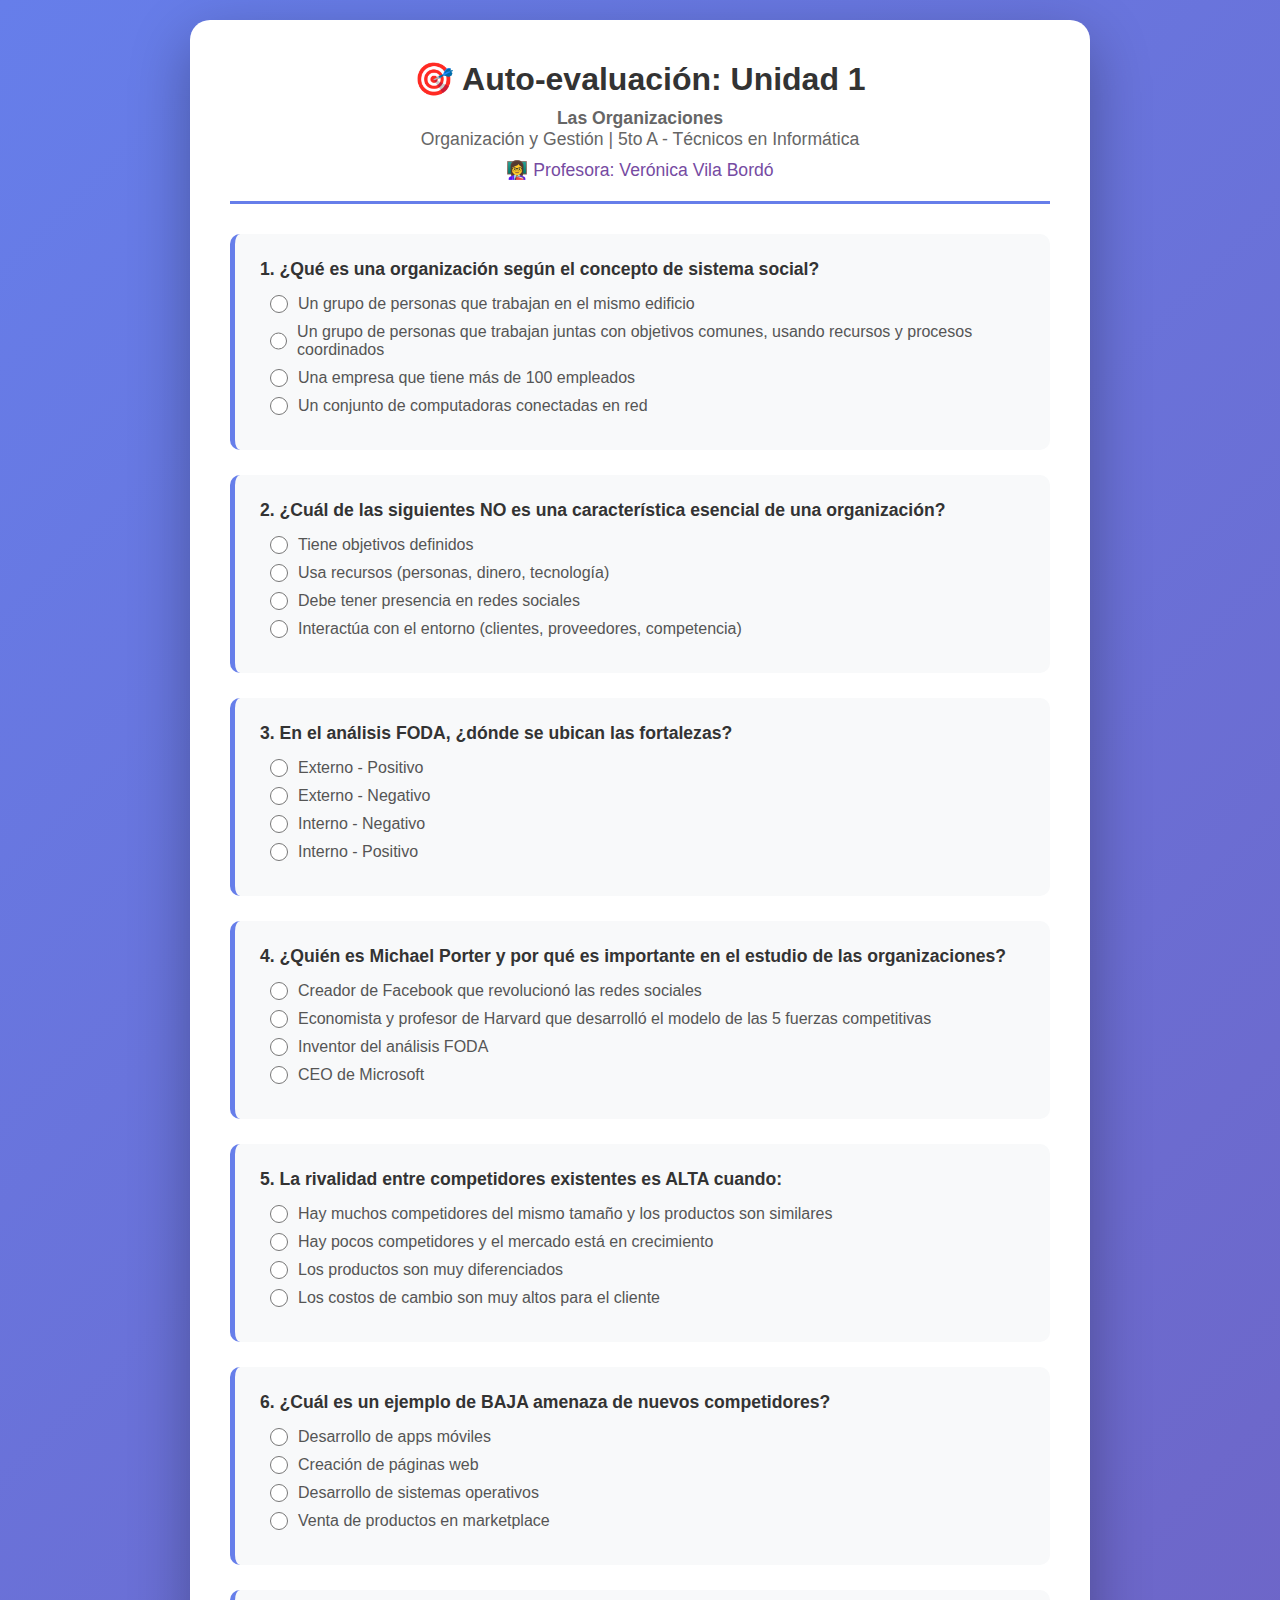
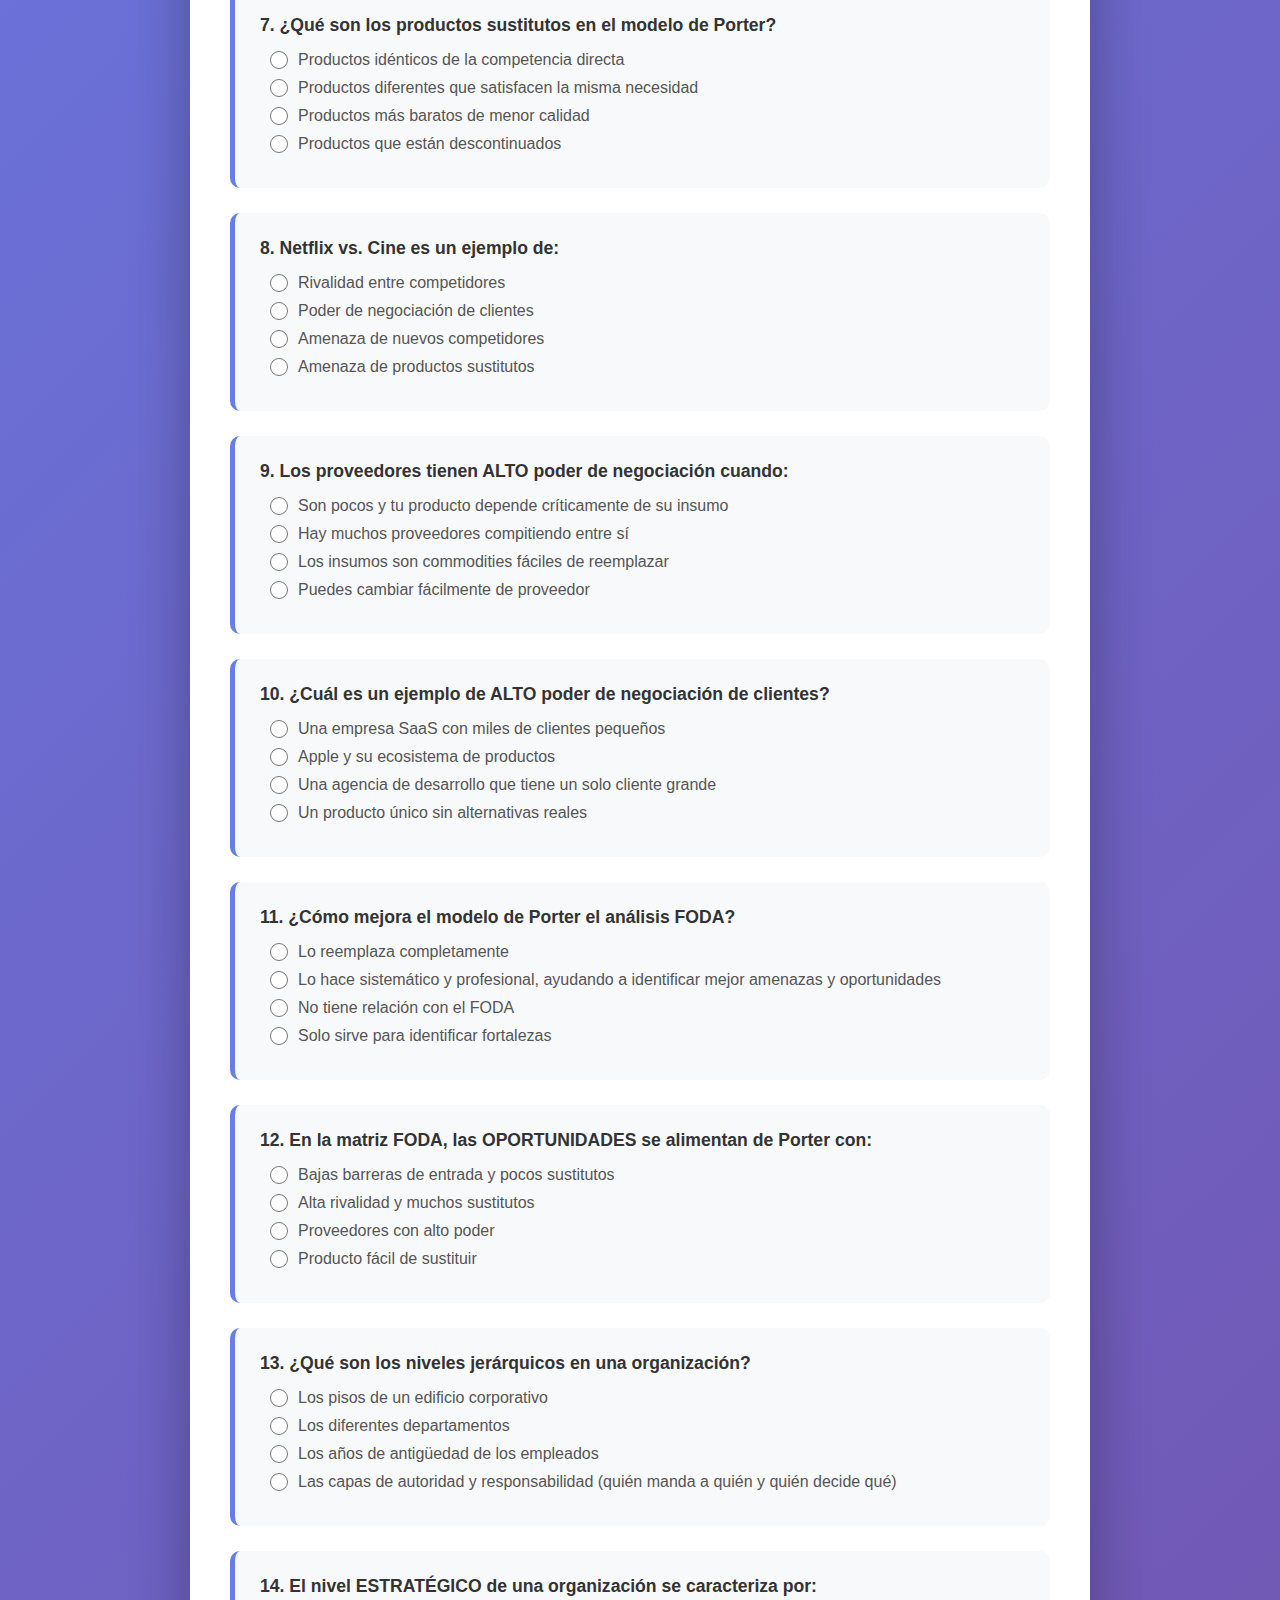
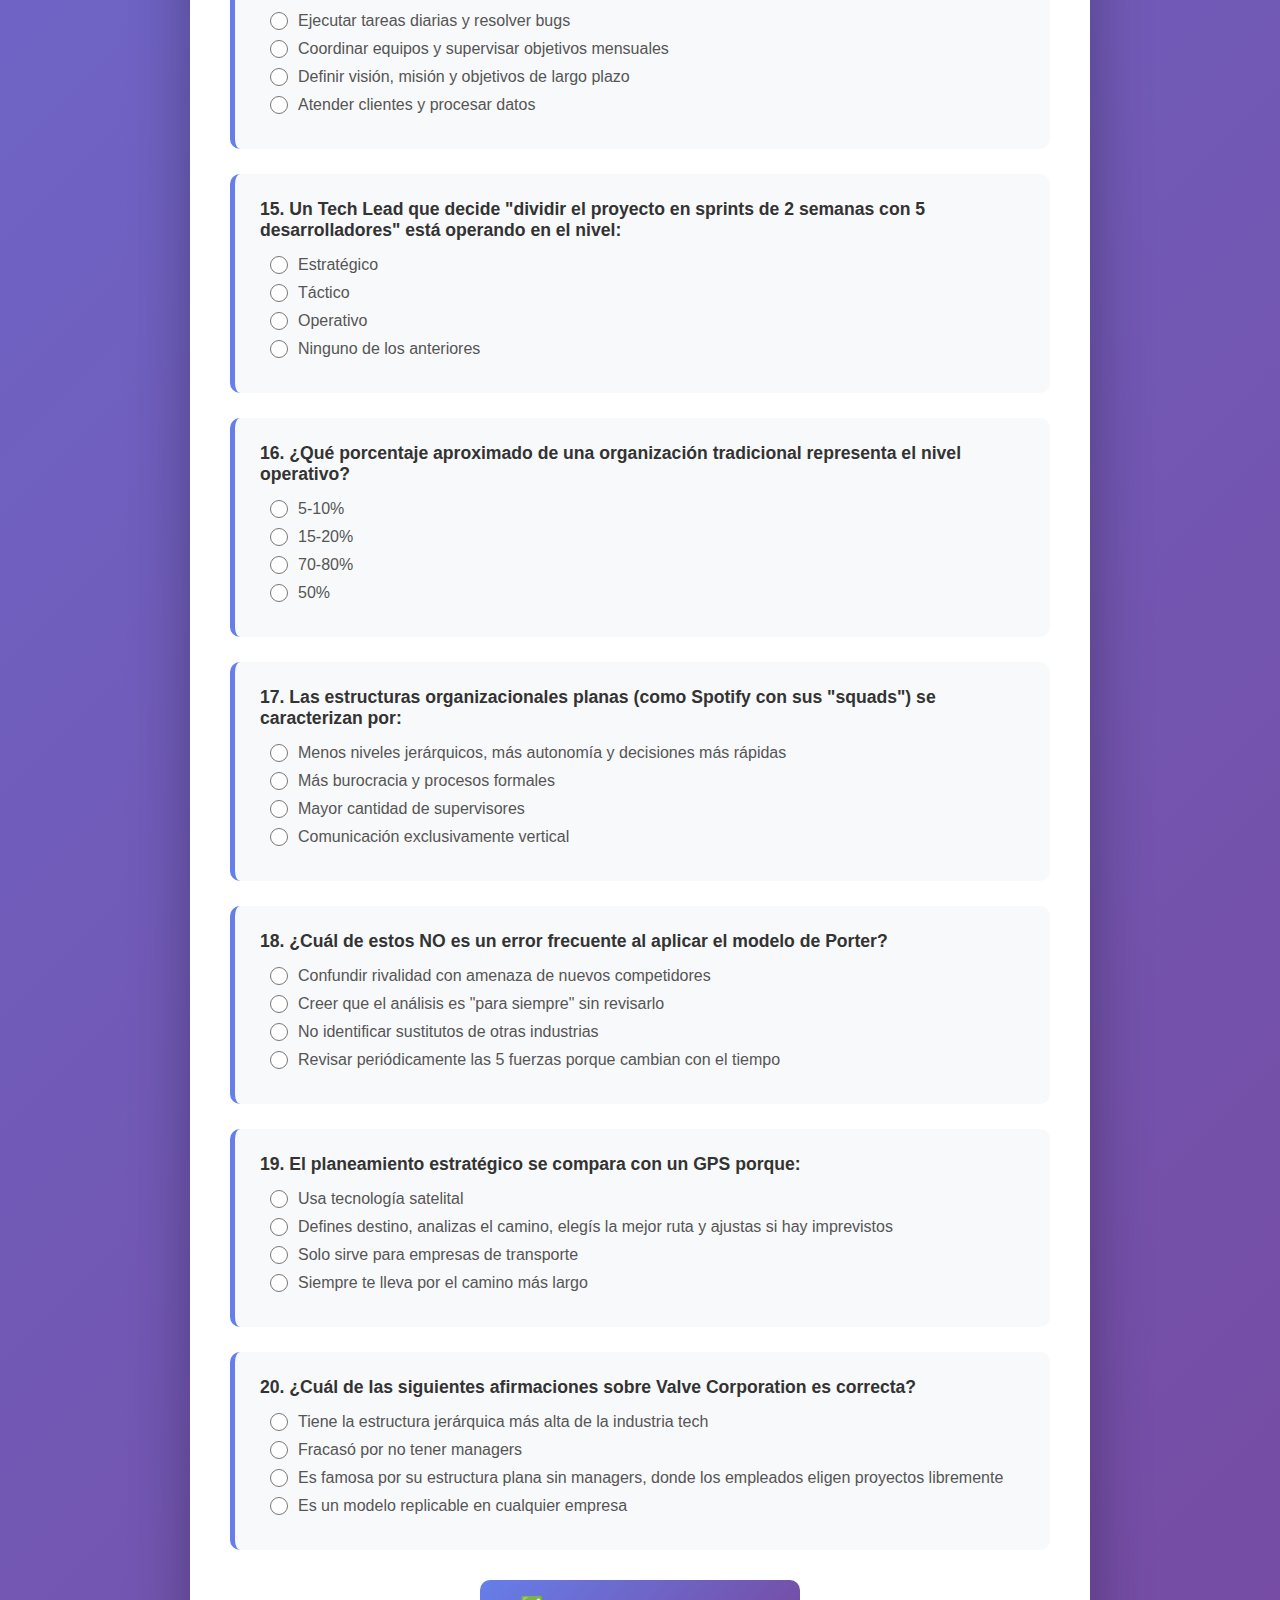
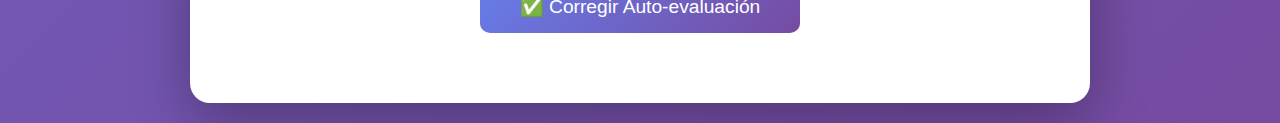
<file: unidad1/test1.html>
<!DOCTYPE html>
<html lang="es">
<head>
    <meta charset="UTF-8">
    <meta name="viewport" content="width=device-width, initial-scale=1.0">
    <title>Auto-evaluación - Unidad 1: Las Organizaciones</title>
    <style>
        * {
            margin: 0;
            padding: 0;
            box-sizing: border-box;
        }
        
        body {
            font-family: 'Segoe UI', Tahoma, Geneva, Verdana, sans-serif;
            background: linear-gradient(135deg, #667eea 0%, #764ba2 100%);
            padding: 20px;
            min-height: 100vh;
        }
        
        .container {
            max-width: 900px;
            margin: 0 auto;
            background: white;
            border-radius: 20px;
            padding: 40px;
            box-shadow: 0 20px 60px rgba(0,0,0,0.3);
        }
        
        .header {
            text-align: center;
            margin-bottom: 30px;
            padding-bottom: 20px;
            border-bottom: 3px solid #667eea;
        }
        
        .header h1 {
            color: #333;
            font-size: 2em;
            margin-bottom: 10px;
        }
        
        .header p {
            color: #666;
            font-size: 1.1em;
        }
        
        .question {
            background: #f8f9fa;
            padding: 25px;
            margin-bottom: 25px;
            border-radius: 10px;
            border-left: 5px solid #667eea;
        }
        
        .question h3 {
            color: #333;
            margin-bottom: 15px;
            font-size: 1.1em;
        }
        
        .options {
            margin-left: 10px;
        }
        
        .option {
            margin: 10px 0;
            display: flex;
            align-items: center;
        }
        
        .option input[type="radio"] {
            margin-right: 10px;
            cursor: pointer;
            width: 18px;
            height: 18px;
        }
        
        .option label {
            cursor: pointer;
            font-size: 1em;
            color: #555;
        }
        
        .submit-btn {
            background: linear-gradient(135deg, #667eea 0%, #764ba2 100%);
            color: white;
            border: none;
            padding: 15px 40px;
            font-size: 1.2em;
            border-radius: 10px;
            cursor: pointer;
            display: block;
            margin: 30px auto;
            transition: transform 0.2s;
        }
        
        .submit-btn:hover {
            transform: scale(1.05);
        }
        
        .result {
            display: none;
            text-align: center;
            padding: 30px;
            background: #f0f8ff;
            border-radius: 10px;
            margin-top: 20px;
        }
        
        .result h2 {
            color: #333;
            margin-bottom: 15px;
        }
        
        .score {
            font-size: 3em;
            font-weight: bold;
            color: #667eea;
            margin: 20px 0;
        }
        
        .feedback {
            font-size: 1.2em;
            color: #666;
            margin-top: 15px;
        }
        
        .correct {
            background-color: #d4edda !important;
            border-left-color: #28a745 !important;
        }
        
        .incorrect {
            background-color: #f8d7da !important;
            border-left-color: #dc3545 !important;
        }
        
        .answer-key {
            margin-top: 10px;
            padding: 10px;
            background: white;
            border-radius: 5px;
            font-weight: bold;
            color: #28a745;
        }
    </style>
</head>
<body>
    <div class="container">
        <div class="header">
            <h1>🎯 Auto-evaluación: Unidad 1</h1>
            <p><strong>Las Organizaciones</strong></p>
            <p>Organización y Gestión | 5to A - Técnicos en Informática</p>
            <p style="margin-top: 10px; color: #764ba2;">👩‍🏫 Profesora: Verónica Vila Bordó</p>
        </div>
        
        <form id="quizForm">
            <!-- Pregunta 1 -->
            <div class="question" data-answer="b">
                <h3>1. ¿Qué es una organización según el concepto de sistema social?</h3>
                <div class="options">
                    <div class="option">
                        <input type="radio" name="q1" value="a" id="q1a">
                        <label for="q1a">Un grupo de personas que trabajan en el mismo edificio</label>
                    </div>
                    <div class="option">
                        <input type="radio" name="q1" value="b" id="q1b">
                        <label for="q1b">Un grupo de personas que trabajan juntas con objetivos comunes, usando recursos y procesos coordinados</label>
                    </div>
                    <div class="option">
                        <input type="radio" name="q1" value="c" id="q1c">
                        <label for="q1c">Una empresa que tiene más de 100 empleados</label>
                    </div>
                    <div class="option">
                        <input type="radio" name="q1" value="d" id="q1d">
                        <label for="q1d">Un conjunto de computadoras conectadas en red</label>
                    </div>
                </div>
            </div>

            <!-- Pregunta 2 -->
            <div class="question" data-answer="c">
                <h3>2. ¿Cuál de las siguientes NO es una característica esencial de una organización?</h3>
                <div class="options">
                    <div class="option">
                        <input type="radio" name="q2" value="a" id="q2a">
                        <label for="q2a">Tiene objetivos definidos</label>
                    </div>
                    <div class="option">
                        <input type="radio" name="q2" value="b" id="q2b">
                        <label for="q2b">Usa recursos (personas, dinero, tecnología)</label>
                    </div>
                    <div class="option">
                        <input type="radio" name="q2" value="c" id="q2c">
                        <label for="q2c">Debe tener presencia en redes sociales</label>
                    </div>
                    <div class="option">
                        <input type="radio" name="q2" value="d" id="q2d">
                        <label for="q2d">Interactúa con el entorno (clientes, proveedores, competencia)</label>
                    </div>
                </div>
            </div>

            <!-- Pregunta 3 -->
            <div class="question" data-answer="d">
                <h3>3. En el análisis FODA, ¿dónde se ubican las fortalezas?</h3>
                <div class="options">
                    <div class="option">
                        <input type="radio" name="q3" value="a" id="q3a">
                        <label for="q3a">Externo - Positivo</label>
                    </div>
                    <div class="option">
                        <input type="radio" name="q3" value="b" id="q3b">
                        <label for="q3b">Externo - Negativo</label>
                    </div>
                    <div class="option">
                        <input type="radio" name="q3" value="c" id="q3c">
                        <label for="q3c">Interno - Negativo</label>
                    </div>
                    <div class="option">
                        <input type="radio" name="q3" value="d" id="q3d">
                        <label for="q3d">Interno - Positivo</label>
                    </div>
                </div>
            </div>

            <!-- Pregunta 4 -->
            <div class="question" data-answer="b">
                <h3>4. ¿Quién es Michael Porter y por qué es importante en el estudio de las organizaciones?</h3>
                <div class="options">
                    <div class="option">
                        <input type="radio" name="q4" value="a" id="q4a">
                        <label for="q4a">Creador de Facebook que revolucionó las redes sociales</label>
                    </div>
                    <div class="option">
                        <input type="radio" name="q4" value="b" id="q4b">
                        <label for="q4b">Economista y profesor de Harvard que desarrolló el modelo de las 5 fuerzas competitivas</label>
                    </div>
                    <div class="option">
                        <input type="radio" name="q4" value="c" id="q4c">
                        <label for="q4c">Inventor del análisis FODA</label>
                    </div>
                    <div class="option">
                        <input type="radio" name="q4" value="d" id="q4d">
                        <label for="q4d">CEO de Microsoft</label>
                    </div>
                </div>
            </div>

            <!-- Pregunta 5 -->
            <div class="question" data-answer="a">
                <h3>5. La rivalidad entre competidores existentes es ALTA cuando:</h3>
                <div class="options">
                    <div class="option">
                        <input type="radio" name="q5" value="a" id="q5a">
                        <label for="q5a">Hay muchos competidores del mismo tamaño y los productos son similares</label>
                    </div>
                    <div class="option">
                        <input type="radio" name="q5" value="b" id="q5b">
                        <label for="q5b">Hay pocos competidores y el mercado está en crecimiento</label>
                    </div>
                    <div class="option">
                        <input type="radio" name="q5" value="c" id="q5c">
                        <label for="q5c">Los productos son muy diferenciados</label>
                    </div>
                    <div class="option">
                        <input type="radio" name="q5" value="d" id="q5d">
                        <label for="q5d">Los costos de cambio son muy altos para el cliente</label>
                    </div>
                </div>
            </div>

            <!-- Pregunta 6 -->
            <div class="question" data-answer="c">
                <h3>6. ¿Cuál es un ejemplo de BAJA amenaza de nuevos competidores?</h3>
                <div class="options">
                    <div class="option">
                        <input type="radio" name="q6" value="a" id="q6a">
                        <label for="q6a">Desarrollo de apps móviles</label>
                    </div>
                    <div class="option">
                        <input type="radio" name="q6" value="b" id="q6b">
                        <label for="q6b">Creación de páginas web</label>
                    </div>
                    <div class="option">
                        <input type="radio" name="q6" value="c" id="q6c">
                        <label for="q6c">Desarrollo de sistemas operativos</label>
                    </div>
                    <div class="option">
                        <input type="radio" name="q6" value="d" id="q6d">
                        <label for="q6d">Venta de productos en marketplace</label>
                    </div>
                </div>
            </div>

            <!-- Pregunta 7 -->
            <div class="question" data-answer="b">
                <h3>7. ¿Qué son los productos sustitutos en el modelo de Porter?</h3>
                <div class="options">
                    <div class="option">
                        <input type="radio" name="q7" value="a" id="q7a">
                        <label for="q7a">Productos idénticos de la competencia directa</label>
                    </div>
                    <div class="option">
                        <input type="radio" name="q7" value="b" id="q7b">
                        <label for="q7b">Productos diferentes que satisfacen la misma necesidad</label>
                    </div>
                    <div class="option">
                        <input type="radio" name="q7" value="c" id="q7c">
                        <label for="q7c">Productos más baratos de menor calidad</label>
                    </div>
                    <div class="option">
                        <input type="radio" name="q7" value="d" id="q7d">
                        <label for="q7d">Productos que están descontinuados</label>
                    </div>
                </div>
            </div>

            <!-- Pregunta 8 -->
            <div class="question" data-answer="d">
                <h3>8. Netflix vs. Cine es un ejemplo de:</h3>
                <div class="options">
                    <div class="option">
                        <input type="radio" name="q8" value="a" id="q8a">
                        <label for="q8a">Rivalidad entre competidores</label>
                    </div>
                    <div class="option">
                        <input type="radio" name="q8" value="b" id="q8b">
                        <label for="q8b">Poder de negociación de clientes</label>
                    </div>
                    <div class="option">
                        <input type="radio" name="q8" value="c" id="q8c">
                        <label for="q8c">Amenaza de nuevos competidores</label>
                    </div>
                    <div class="option">
                        <input type="radio" name="q8" value="d" id="q8d">
                        <label for="q8d">Amenaza de productos sustitutos</label>
                    </div>
                </div>
            </div>

            <!-- Pregunta 9 -->
            <div class="question" data-answer="a">
                <h3>9. Los proveedores tienen ALTO poder de negociación cuando:</h3>
                <div class="options">
                    <div class="option">
                        <input type="radio" name="q9" value="a" id="q9a">
                        <label for="q9a">Son pocos y tu producto depende críticamente de su insumo</label>
                    </div>
                    <div class="option">
                        <input type="radio" name="q9" value="b" id="q9b">
                        <label for="q9b">Hay muchos proveedores compitiendo entre sí</label>
                    </div>
                    <div class="option">
                        <input type="radio" name="q9" value="c" id="q9c">
                        <label for="q9c">Los insumos son commodities fáciles de reemplazar</label>
                    </div>
                    <div class="option">
                        <input type="radio" name="q9" value="d" id="q9d">
                        <label for="q9d">Puedes cambiar fácilmente de proveedor</label>
                    </div>
                </div>
            </div>

            <!-- Pregunta 10 -->
            <div class="question" data-answer="c">
                <h3>10. ¿Cuál es un ejemplo de ALTO poder de negociación de clientes?</h3>
                <div class="options">
                    <div class="option">
                        <input type="radio" name="q10" value="a" id="q10a">
                        <label for="q10a">Una empresa SaaS con miles de clientes pequeños</label>
                    </div>
                    <div class="option">
                        <input type="radio" name="q10" value="b" id="q10b">
                        <label for="q10b">Apple y su ecosistema de productos</label>
                    </div>
                    <div class="option">
                        <input type="radio" name="q10" value="c" id="q10c">
                        <label for="q10c">Una agencia de desarrollo que tiene un solo cliente grande</label>
                    </div>
                    <div class="option">
                        <input type="radio" name="q10" value="d" id="q10d">
                        <label for="q10d">Un producto único sin alternativas reales</label>
                    </div>
                </div>
            </div>

            <!-- Pregunta 11 -->
            <div class="question" data-answer="b">
                <h3>11. ¿Cómo mejora el modelo de Porter el análisis FODA?</h3>
                <div class="options">
                    <div class="option">
                        <input type="radio" name="q11" value="a" id="q11a">
                        <label for="q11a">Lo reemplaza completamente</label>
                    </div>
                    <div class="option">
                        <input type="radio" name="q11" value="b" id="q11b">
                        <label for="q11b">Lo hace sistemático y profesional, ayudando a identificar mejor amenazas y oportunidades</label>
                    </div>
                    <div class="option">
                        <input type="radio" name="q11" value="c" id="q11c">
                        <label for="q11c">No tiene relación con el FODA</label>
                    </div>
                    <div class="option">
                        <input type="radio" name="q11" value="d" id="q11d">
                        <label for="q11d">Solo sirve para identificar fortalezas</label>
                    </div>
                </div>
            </div>

            <!-- Pregunta 12 -->
            <div class="question" data-answer="a">
                <h3>12. En la matriz FODA, las OPORTUNIDADES se alimentan de Porter con:</h3>
                <div class="options">
                    <div class="option">
                        <input type="radio" name="q12" value="a" id="q12a">
                        <label for="q12a">Bajas barreras de entrada y pocos sustitutos</label>
                    </div>
                    <div class="option">
                        <input type="radio" name="q12" value="b" id="q12b">
                        <label for="q12b">Alta rivalidad y muchos sustitutos</label>
                    </div>
                    <div class="option">
                        <input type="radio" name="q12" value="c" id="q12c">
                        <label for="q12c">Proveedores con alto poder</label>
                    </div>
                    <div class="option">
                        <input type="radio" name="q12" value="d" id="q12d">
                        <label for="q12d">Producto fácil de sustituir</label>
                    </div>
                </div>
            </div>

            <!-- Pregunta 13 -->
            <div class="question" data-answer="d">
                <h3>13. ¿Qué son los niveles jerárquicos en una organización?</h3>
                <div class="options">
                    <div class="option">
                        <input type="radio" name="q13" value="a" id="q13a">
                        <label for="q13a">Los pisos de un edificio corporativo</label>
                    </div>
                    <div class="option">
                        <input type="radio" name="q13" value="b" id="q13b">
                        <label for="q13b">Los diferentes departamentos</label>
                    </div>
                    <div class="option">
                        <input type="radio" name="q13" value="c" id="q13c">
                        <label for="q13c">Los años de antigüedad de los empleados</label>
                    </div>
                    <div class="option">
                        <input type="radio" name="q13" value="d" id="q13d">
                        <label for="q13d">Las capas de autoridad y responsabilidad (quién manda a quién y quién decide qué)</label>
                    </div>
                </div>
            </div>

            <!-- Pregunta 14 -->
            <div class="question" data-answer="c">
                <h3>14. El nivel ESTRATÉGICO de una organización se caracteriza por:</h3>
                <div class="options">
                    <div class="option">
                        <input type="radio" name="q14" value="a" id="q14a">
                        <label for="q14a">Ejecutar tareas diarias y resolver bugs</label>
                    </div>
                    <div class="option">
                        <input type="radio" name="q14" value="b" id="q14b">
                        <label for="q14b">Coordinar equipos y supervisar objetivos mensuales</label>
                    </div>
                    <div class="option">
                        <input type="radio" name="q14" value="c" id="q14c">
                        <label for="q14c">Definir visión, misión y objetivos de largo plazo</label>
                    </div>
                    <div class="option">
                        <input type="radio" name="q14" value="d" id="q14d">
                        <label for="q14d">Atender clientes y procesar datos</label>
                    </div>
                </div>
            </div>

            <!-- Pregunta 15 -->
            <div class="question" data-answer="b">
                <h3>15. Un Tech Lead que decide "dividir el proyecto en sprints de 2 semanas con 5 desarrolladores" está operando en el nivel:</h3>
                <div class="options">
                    <div class="option">
                        <input type="radio" name="q15" value="a" id="q15a">
                        <label for="q15a">Estratégico</label>
                    </div>
                    <div class="option">
                        <input type="radio" name="q15" value="b" id="q15b">
                        <label for="q15b">Táctico</label>
                    </div>
                    <div class="option">
                        <input type="radio" name="q15" value="c" id="q15c">
                        <label for="q15c">Operativo</label>
                    </div>
                    <div class="option">
                        <input type="radio" name="q15" value="d" id="q15d">
                        <label for="q15d">Ninguno de los anteriores</label>
                    </div>
                </div>
            </div>

            <!-- Pregunta 16 -->
            <div class="question" data-answer="c">
                <h3>16. ¿Qué porcentaje aproximado de una organización tradicional representa el nivel operativo?</h3>
                <div class="options">
                    <div class="option">
                        <input type="radio" name="q16" value="a" id="q16a">
                        <label for="q16a">5-10%</label>
                    </div>
                    <div class="option">
                        <input type="radio" name="q16" value="b" id="q16b">
                        <label for="q16b">15-20%</label>
                    </div>
                    <div class="option">
                        <input type="radio" name="q16" value="c" id="q16c">
                        <label for="q16c">70-80%</label>
                    </div>
                    <div class="option">
                        <input type="radio" name="q16" value="d" id="q16d">
                        <label for="q16d">50%</label>
                    </div>
                </div>
            </div>

            <!-- Pregunta 17 -->
            <div class="question" data-answer="a">
                <h3>17. Las estructuras organizacionales planas (como Spotify con sus "squads") se caracterizan por:</h3>
                <div class="options">
                    <div class="option">
                        <input type="radio" name="q17" value="a" id="q17a">
                        <label for="q17a">Menos niveles jerárquicos, más autonomía y decisiones más rápidas</label>
                    </div>
                    <div class="option">
                        <input type="radio" name="q17" value="b" id="q17b">
                        <label for="q17b">Más burocracia y procesos formales</label>
                    </div>
                    <div class="option">
                        <input type="radio" name="q17" value="c" id="q17c">
                        <label for="q17c">Mayor cantidad de supervisores</label>
                    </div>
                    <div class="option">
                        <input type="radio" name="q17" value="d" id="q17d">
                        <label for="q17d">Comunicación exclusivamente vertical</label>
                    </div>
                </div>
            </div>

            <!-- Pregunta 18 -->
            <div class="question" data-answer="d">
                <h3>18. ¿Cuál de estos NO es un error frecuente al aplicar el modelo de Porter?</h3>
                <div class="options">
                    <div class="option">
                        <input type="radio" name="q18" value="a" id="q18a">
                        <label for="q18a">Confundir rivalidad con amenaza de nuevos competidores</label>
                    </div>
                    <div class="option">
                        <input type="radio" name="q18" value="b" id="q18b">
                        <label for="q18b">Creer que el análisis es "para siempre" sin revisarlo</label>
                    </div>
                    <div class="option">
                        <input type="radio" name="q18" value="c" id="q18c">
                        <label for="q18c">No identificar sustitutos de otras industrias</label>
                    </div>
                    <div class="option">
                        <input type="radio" name="q18" value="d" id="q18d">
                        <label for="q18d">Revisar periódicamente las 5 fuerzas porque cambian con el tiempo</label>
                    </div>
                </div>
            </div>

            <!-- Pregunta 19 -->
            <div class="question" data-answer="b">
                <h3>19. El planeamiento estratégico se compara con un GPS porque:</h3>
                <div class="options">
                    <div class="option">
                        <input type="radio" name="q19" value="a" id="q19a">
                        <label for="q19a">Usa tecnología satelital</label>
                    </div>
                    <div class="option">
                        <input type="radio" name="q19" value="b" id="q19b">
                        <label for="q19b">Defines destino, analizas el camino, elegís la mejor ruta y ajustas si hay imprevistos</label>
                    </div>
                    <div class="option">
                        <input type="radio" name="q19" value="c" id="q19c">
                        <label for="q19c">Solo sirve para empresas de transporte</label>
                    </div>
                    <div class="option">
                        <input type="radio" name="q19" value="d" id="q19d">
                        <label for="q19d">Siempre te lleva por el camino más largo</label>
                    </div>
                </div>
            </div>

            <!-- Pregunta 20 -->
            <div class="question" data-answer="c">
                <h3>20. ¿Cuál de las siguientes afirmaciones sobre Valve Corporation es correcta?</h3>
                <div class="options">
                    <div class="option">
                        <input type="radio" name="q20" value="a" id="q20a">
                        <label for="q20a">Tiene la estructura jerárquica más alta de la industria tech</label>
                    </div>
                    <div class="option">
                        <input type="radio" name="q20" value="b" id="q20b">
                        <label for="q20b">Fracasó por no tener managers</label>
                    </div>
                    <div class="option">
                        <input type="radio" name="q20" value="c" id="q20c">
                        <label for="q20c">Es famosa por su estructura plana sin managers, donde los empleados eligen proyectos libremente</label>
                    </div>
                    <div class="option">
                        <input type="radio" name="q20" value="d" id="q20d">
                        <label for="q20d">Es un modelo replicable en cualquier empresa</label>
                    </div>
                </div>
            </div>

            <button type="button" class="submit-btn" onclick="gradeQuiz()">✅ Corregir Auto-evaluación</button>
        </form>
        
        <div id="result" class="result"></div>
    </div>

    <script>
        function gradeQuiz() {
            const form = document.getElementById('quizForm');
            const questions = document.querySelectorAll('.question');
            let score = 0;
            let answered = 0;
            
            questions.forEach((question, index) => {
                const correctAnswer = question.getAttribute('data-answer');
                const questionNumber = index + 1;
                const selectedAnswer = document.querySelector(`input[name="q${questionNumber}"]:checked`);
                
                if (selectedAnswer) {
                    answered++;
                    if (selectedAnswer.value === correctAnswer) {
                        score++;
                        question.classList.add('correct');
                        question.classList.remove('incorrect');
                    } else {
                        question.classList.add('incorrect');
                        question.classList.remove('correct');
                        
                        // Mostrar respuesta correcta
                        const existingKey = question.querySelector('.answer-key');
                        if (existingKey) existingKey.remove();
                        
                        const answerKey = document.createElement('div');
                        answerKey.className = 'answer-key';
                        const correctLabel = document.querySelector(`#q${questionNumber}${correctAnswer}`).nextElementSibling.textContent;
                        answerKey.innerHTML = `✓ Respuesta correcta: ${correctAnswer.toUpperCase()}) ${correctLabel}`;
                        question.appendChild(answerKey);
                    }
                } else {
                    question.classList.remove('correct', 'incorrect');
                }
            });
            
            // Mostrar resultado
            const resultDiv = document.getElementById('result');
            const percentage = Math.round((score / 20) * 100);
            
            let feedback = '';
            let emoji = '';
            
            if (percentage >= 90) {
                feedback = '¡Excelente! Dominás los conceptos de la unidad. 🌟';
                emoji = '🎉';
            } else if (percentage >= 70) {
                feedback = '¡Muy bien! Tenés una buena comprensión del tema. 👏';
                emoji = '😊';
            } else if (percentage >= 50) {
                feedback = 'Bien, pero te recomiendo repasar algunos conceptos. 📚';
                emoji = '🤔';
            } else {
                feedback = 'Necesitás estudiar más esta unidad. ¡No te desanimes! 💪';
                emoji = '📖';
            }
            
            if (answered < 20) {
                resultDiv.innerHTML = `
                    <h2>⚠️ Evaluación Incompleta</h2>
                    <p style="font-size: 1.2em;">Respondiste ${answered} de 20 preguntas</p>
                    <p>Por favor, responde todas las preguntas antes de corregir.</p>
                `;
            } else {
                resultDiv.innerHTML = `
                    <h2>${emoji} Resultado de tu Auto-evaluación</h2>
                    <div class="score">${score}/20</div>
                    <p style="font-size: 1.5em; color: #667eea;">${percentage}%</p>
                    <div class="feedback">${feedback}</div>
                    <p style="margin-top: 20px; color: #888;">Las preguntas correctas están marcadas en verde 💚<br>Las incorrectas en rojo mostrando la respuesta correcta 📝</p>
                `;
            }
            
            resultDiv.style.display = 'block';
            resultDiv.scrollIntoView({ behavior: 'smooth', block: 'nearest' });
        }
    </script>
</body>
</html>
</file>
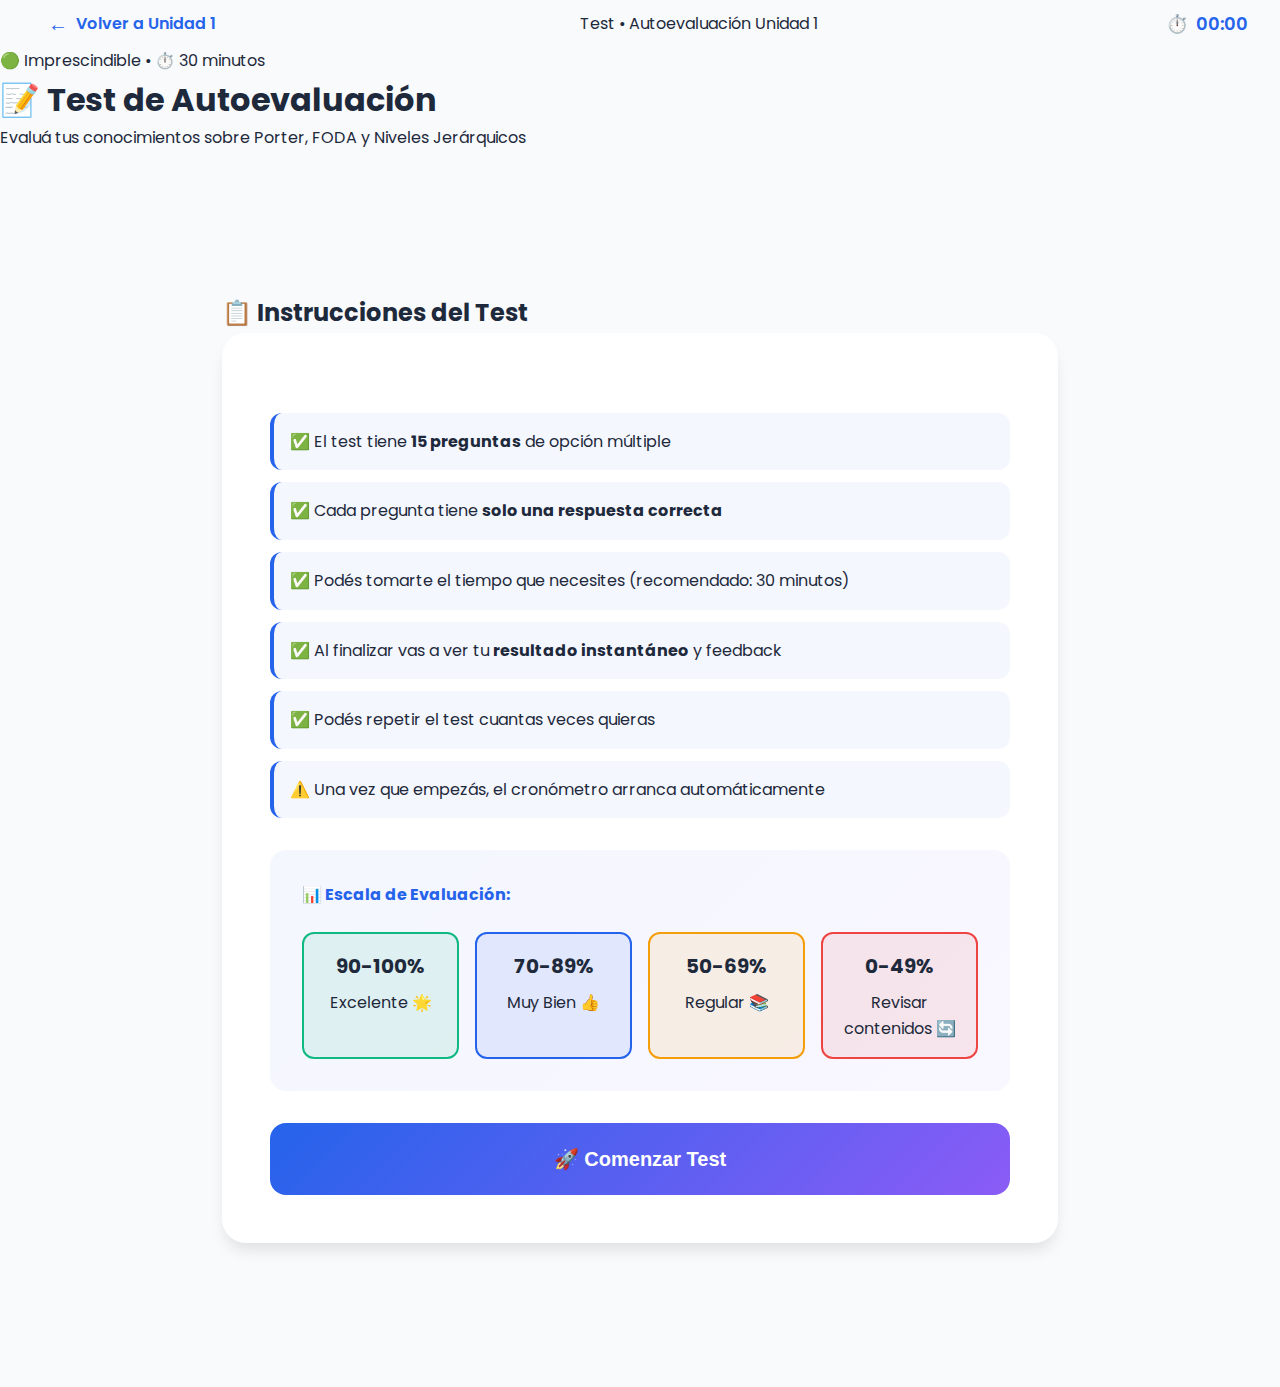
<file: unidad1/testunidad1.html>
<!DOCTYPE html>
<html lang="es">
<head>
    <meta charset="UTF-8">
    <meta name="viewport" content="width=device-width, initial-scale=1.0">
    <title>Test de Autoevaluación - Unidad 1</title>
    <link rel="stylesheet" href="../estilo.css">
    <link rel="stylesheet" href="unidad1-style.css">
    <link rel="preconnect" href="https://fonts.googleapis.com">
    <link rel="preconnect" href="https://fonts.gstatic.com" crossorigin>
    <link href="https://fonts.googleapis.com/css2?family=Poppins:wght@300;400;500;600;700;800&family=Syne:wght@700;800&display=swap" rel="stylesheet">
</head>
<body>
    <!-- Navigation -->
    <nav class="block-nav">
        <div class="nav-container">
            <a href="index.html" class="nav-back">
                <span class="back-arrow">←</span>
                Volver a Unidad 1
            </a>
            <div class="block-nav-title">
                <span class="block-num">Test</span>
                <span class="separator">•</span>
                <span class="block-name">Autoevaluación Unidad 1</span>
            </div>
            <div class="test-timer" id="timer">
                ⏱️ <span id="timeDisplay">00:00</span>
            </div>
        </div>
    </nav>

    <!-- Block Hero -->
    <section class="block-hero">
        <div class="block-hero-content">
            <div class="block-badge">🟢 Imprescindible • ⏱️ 30 minutos</div>
            <h1 class="block-hero-title">📝 Test de Autoevaluación</h1>
            <p class="block-hero-subtitle">Evaluá tus conocimientos sobre Porter, FODA y Niveles Jerárquicos</p>
        </div>
    </section>

    <!-- Main Content -->
    <div class="container">
        <article class="test-content">

            <!-- Instrucciones -->
            <section class="instrucciones-test" id="instrucciones">
                <h2>📋 Instrucciones del Test</h2>
                <div class="instrucciones-box">
                    <ul>
                        <li>✅ El test tiene <strong>15 preguntas</strong> de opción múltiple</li>
                        <li>✅ Cada pregunta tiene <strong>solo una respuesta correcta</strong></li>
                        <li>✅ Podés tomarte el tiempo que necesites (recomendado: 30 minutos)</li>
                        <li>✅ Al finalizar vas a ver tu <strong>resultado instantáneo</strong> y feedback</li>
                        <li>✅ Podés repetir el test cuantas veces quieras</li>
                        <li>⚠️ Una vez que empezás, el cronómetro arranca automáticamente</li>
                    </ul>

                    <div class="puntaje-info">
                        <h4>📊 Escala de Evaluación:</h4>
                        <div class="escala-grid">
                            <div class="escala-item excelente">
                                <strong>90-100%</strong>
                                <span>Excelente 🌟</span>
                            </div>
                            <div class="escala-item bueno">
                                <strong>70-89%</strong>
                                <span>Muy Bien 👍</span>
                            </div>
                            <div class="escala-item regular">
                                <strong>50-69%</strong>
                                <span>Regular 📚</span>
                            </div>
                            <div class="escala-item insuficiente">
                                <strong>0-49%</strong>
                                <span>Revisar contenidos 🔄</span>
                            </div>
                        </div>
                    </div>

                    <button class="btn-comenzar-test" onclick="iniciarTest()">
                        🚀 Comenzar Test
                    </button>
                </div>
            </section>

            <!-- Formulario del Test -->
            <form id="testForm" style="display: none;">
                <div class="test-progress">
                    <div class="progress-bar">
                        <div class="progress-fill" id="progressFill"></div>
                    </div>
                    <span class="progress-text" id="progressText">Pregunta 1 de 15</span>
                </div>

                <!-- Pregunta 1 -->
                <div class="pregunta-card" data-question="1">
                    <h3 class="pregunta-titulo">1. ¿Qué es el Modelo de Porter?</h3>
                    <div class="opciones">
                        <label class="opcion">
                            <input type="radio" name="q1" value="a">
                            <span>a) Un modelo para analizar la estructura financiera de una empresa</span>
                        </label>
                        <label class="opcion">
                            <input type="radio" name="q1" value="b">
                            <span>b) Un marco de 5 fuerzas para analizar la competencia en una industria</span>
                        </label>
                        <label class="opcion">
                            <input type="radio" name="q1" value="c">
                            <span>c) Una herramienta para medir la satisfacción del cliente</span>
                        </label>
                        <label class="opcion">
                            <input type="radio" name="q1" value="d">
                            <span>d) Un sistema de gestión de recursos humanos</span>
                        </label>
                    </div>
                </div>

                <!-- Pregunta 2 -->
                <div class="pregunta-card" data-question="2">
                    <h3 class="pregunta-titulo">2. ¿Cuándo la rivalidad entre competidores es ALTA?</h3>
                    <div class="opciones">
                        <label class="opcion">
                            <input type="radio" name="q2" value="a">
                            <span>a) Cuando hay pocos competidores y el mercado crece</span>
                        </label>
                        <label class="opcion">
                            <input type="radio" name="q2" value="b">
                            <span>b) Cuando los productos son muy diferenciados</span>
                        </label>
                        <label class="opcion">
                            <input type="radio" name="q2" value="c">
                            <span>c) Cuando hay muchos competidores y los productos son similares</span>
                        </label>
                        <label class="opcion">
                            <input type="radio" name="q2" value="d">
                            <span>d) Cuando los costos de cambio para el cliente son altos</span>
                        </label>
                    </div>
                </div>

                <!-- Pregunta 3 -->
                <div class="pregunta-card" data-question="3">
                    <h3 class="pregunta-titulo">3. ¿Qué significa que existan "barreras de entrada bajas"?</h3>
                    <div class="opciones">
                        <label class="opcion">
                            <input type="radio" name="q3" value="a">
                            <span>a) Es difícil que nuevas empresas entren al mercado</span>
                        </label>
                        <label class="opcion">
                            <input type="radio" name="q3" value="b">
                            <span>b) Es fácil que nuevas empresas entren a competir</span>
                        </label>
                        <label class="opcion">
                            <input type="radio" name="q3" value="c">
                            <span>c) Solo empresas grandes pueden entrar al mercado</span>
                        </label>
                        <label class="opcion">
                            <input type="radio" name="q3" value="d">
                            <span>d) No hay competencia en la industria</span>
                        </label>
                    </div>
                </div>

                <!-- Pregunta 4 -->
                <div class="pregunta-card" data-question="4">
                    <h3 class="pregunta-titulo">4. ¿Cuál es un ejemplo de producto SUSTITUTO?</h3>
                    <div class="opciones">
                        <label class="opcion">
                            <input type="radio" name="q4" value="a">
                            <span>a) Spotify vs Apple Music (competencia directa)</span>
                        </label>
                        <label class="opcion">
                            <input type="radio" name="q4" value="b">
                            <span>b) Zoom vs Viajes de negocios (resuelven la misma necesidad de forma diferente)</span>
                        </label>
                        <label class="opcion">
                            <input type="radio" name="q4" value="c">
                            <span>c) iPhone vs Samsung (competencia directa)</span>
                        </label>
                        <label class="opcion">
                            <input type="radio" name="q4" value="d">
                            <span>d) Netflix vs HBO (competencia directa)</span>
                        </label>
                    </div>
                </div>

                <!-- Pregunta 5 -->
                <div class="pregunta-card" data-question="5">
                    <h3 class="pregunta-titulo">5. ¿Cuándo tienen ALTO poder de negociación los proveedores?</h3>
                    <div class="opciones">
                        <label class="opcion">
                            <input type="radio" name="q5" value="a">
                            <span>a) Cuando hay muchos proveedores compitiendo</span>
                        </label>
                        <label class="opcion">
                            <input type="radio" name="q5" value="b">
                            <span>b) Cuando son pocos proveedores y tu producto depende críticamente de ellos</span>
                        </label>
                        <label class="opcion">
                            <input type="radio" name="q5" value="c">
                            <span>c) Cuando puedes cambiar fácilmente de proveedor</span>
                        </label>
                        <label class="opcion">
                            <input type="radio" name="q5" value="d">
                            <span>d) Cuando los insumos son commodities</span>
                        </label>
                    </div>
                </div>

                <!-- Pregunta 6 -->
                <div class="pregunta-card" data-question="6">
                    <h3 class="pregunta-titulo">6. En FODA, ¿qué representa la "O"?</h3>
                    <div class="opciones">
                        <label class="opcion">
                            <input type="radio" name="q6" value="a">
                            <span>a) Organización</span>
                        </label>
                        <label class="opcion">
                            <input type="radio" name="q6" value="b">
                            <span>b) Oportunidades (factores externos positivos)</span>
                        </label>
                        <label class="opcion">
                            <input type="radio" name="q6" value="c">
                            <span>c) Objetivos</span>
                        </label>
                        <label class="opcion">
                            <input type="radio" name="q6" value="d">
                            <span>d) Operaciones</span>
                        </label>
                    </div>
                </div>

                <!-- Pregunta 7 -->
                <div class="pregunta-card" data-question="7">
                    <h3 class="pregunta-titulo">7. ¿Cómo se relaciona Porter con FODA?</h3>
                    <div class="opciones">
                        <label class="opcion">
                            <input type="radio" name="q7" value="a">
                            <span>a) No tienen relación, son modelos completamente independientes</span>
                        </label>
                        <label class="opcion">
                            <input type="radio" name="q7" value="b">
                            <span>b) Porter ayuda a identificar amenazas y oportunidades para el FODA</span>
                        </label>
                        <label class="opcion">
                            <input type="radio" name="q7" value="c">
                            <span>c) FODA reemplaza a Porter</span>
                        </label>
                        <label class="opcion">
                            <input type="radio" name="q7" value="d">
                            <span>d) Solo se usa Porter para empresas grandes</span>
                        </label>
                    </div>
                </div>

                <!-- Pregunta 8 -->
                <div class="pregunta-card" data-question="8">
                    <h3 class="pregunta-titulo">8. ¿Qué es el nivel ESTRATÉGICO en una organización?</h3>
                    <div class="opciones">
                        <label class="opcion">
                            <input type="radio" name="q8" value="a">
                            <span>a) Los empleados que ejecutan tareas diarias</span>
                        </label>
                        <label class="opcion">
                            <input type="radio" name="q8" value="b">
                            <span>b) Los jefes de área que coordinan equipos</span>
                        </label>
                        <label class="opcion">
                            <input type="radio" name="q8" value="c">
                            <span>c) La alta dirección (CEO, directores) que define visión y objetivos de largo plazo</span>
                        </label>
                        <label class="opcion">
                            <input type="radio" name="q8" value="d">
                            <span>d) Los supervisores de producción</span>
                        </label>
                    </div>
                </div>

                <!-- Pregunta 9 -->
                <div class="pregunta-card" data-question="9">
                    <h3 class="pregunta-titulo">9. ¿Qué caracteriza a una estructura organizacional PLANA?</h3>
                    <div class="opciones">
                        <label class="opcion">
                            <input type="radio" name="q9" value="a">
                            <span>a) Muchos niveles jerárquicos entre CEO y empleados</span>
                        </label>
                        <label class="opcion">
                            <input type="radio" name="q9" value="b">
                            <span>b) Pocos niveles jerárquicos y más autonomía para los equipos</span>
                        </label>
                        <label class="opcion">
                            <input type="radio" name="q9" value="c">
                            <span>c) Solo funciona en empresas tradicionales grandes</span>
                        </label>
                        <label class="opcion">
                            <input type="radio" name="q9" value="d">
                            <span>d) No hay empleados, solo directores</span>
                        </label>
                    </div>
                </div>

                <!-- Pregunta 10 -->
                <div class="pregunta-card" data-question="10">
                    <h3 class="pregunta-titulo">10. Spotify usa "squads" (equipos autónomos). ¿Qué tipo de estructura es?</h3>
                    <div class="opciones">
                        <label class="opcion">
                            <input type="radio" name="q10" value="a">
                            <span>a) Estructura tradicional piramidal</span>
                        </label>
                        <label class="opcion">
                            <input type="radio" name="q10" value="b">
                            <span>b) Estructura plana u horizontal</span>
                        </label>
                        <label class="opcion">
                            <input type="radio" name="q10" value="c">
                            <span>c) Estructura funcional clásica</span>
                        </label>
                        <label class="opcion">
                            <input type="radio" name="q10" value="d">
                            <span>d) No tiene estructura organizacional</span>
                        </label>
                    </div>
                </div>

                <!-- Pregunta 11 -->
                <div class="pregunta-card" data-question="11">
                    <h3 class="pregunta-titulo">11. ¿Por qué Facebook compró WhatsApp por $19,000 millones?</h3>
                    <div class="opciones">
                        <label class="opcion">
                            <input type="radio" name="q11" value="a">
                            <span>a) Porque WhatsApp era muy rentable</span>
                        </label>
                        <label class="opcion">
                            <input type="radio" name="q11" value="b">
                            <span>b) Porque analizó las 5 fuerzas y vio que WhatsApp podía ser su mayor competidor</span>
                        </label>
                        <label class="opcion">
                            <input type="radio" name="q11" value="c">
                            <span>c) Por capricho de Mark Zuckerberg</span>
                        </label>
                        <label class="opcion">
                            <input type="radio" name="q11" value="d">
                            <span>d) Para cerrar WhatsApp y eliminar competencia</span>
                        </label>
                    </div>
                </div>

                <!-- Pregunta 12 -->
                <div class="pregunta-card" data-question="12">
                    <h3 class="pregunta-titulo">12. ¿Qué empresa NO tiene jefes según vimos en la unidad?</h3>
                    <div class="opciones">
                        <label class="opcion">
                            <input type="radio" name="q12" value="a">
                            <span>a) Microsoft</span>
                        </label>
                        <label class="opcion">
                            <input type="radio" name="q12" value="b">
                            <span>b) Valve (creadores de Steam)</span>
                        </label>
                        <label class="opcion">
                            <input type="radio" name="q12" value="c">
                            <span>c) Netflix</span>
                        </label>
                        <label class="opcion">
                            <input type="radio" name="q12" value="d">
                            <span>d) Apple</span>
                        </label>
                    </div>
                </div>

                <!-- Pregunta 13 -->
                <div class="pregunta-card" data-question="13">
                    <h3 class="pregunta-titulo">13. En una startup de delivery, si hay muchos sustitutos (cocinar en casa, ir a buscar comida), eso es:</h3>
                    <div class="opciones">
                        <label class="opcion">
                            <input type="radio" name="q13" value="a">
                            <span>a) Una fortaleza en FODA</span>
                        </label>
                        <label class="opcion">
                            <input type="radio" name="q13" value="b">
                            <span>b) Una oportunidad en FODA</span>
                        </label>
                        <label class="opcion">
                            <input type="radio" name="q13" value="c">
                            <span>c) Una amenaza en FODA</span>
                        </label>
                        <label class="opcion">
                            <input type="radio" name="q13" value="d">
                            <span>d) Una debilidad en FODA</span>
                        </label>
                    </div>
                </div>

                <!-- Pregunta 14 -->
                <div class="pregunta-card" data-question="14">
                    <h3 class="pregunta-titulo">14. ¿Qué hace un Tech Lead (nivel TÁCTICO)?</h3>
                    <div class="opciones">
                        <label class="opcion">
                            <input type="radio" name="q14" value="a">
                            <span>a) Define la visión de la empresa a 10 años</span>
                        </label>
                        <label class="opcion">
                            <input type="radio" name="q14" value="b">
                            <span>b) Programa código todos los días</span>
                        </label>
                        <label class="opcion">
                            <input type="radio" name="q14" value="c">
                            <span>c) Traduce la estrategia en planes concretos y coordina equipos</span>
                        </label>
                        <label class="opcion">
                            <input type="radio" name="q14" value="d">
                            <span>d) Atiende clientes por teléfono</span>
                        </label>
                    </div>
                </div>

                <!-- Pregunta 15 -->
                <div class="pregunta-card" data-question="15">
                    <h3 class="pregunta-titulo">15. ¿Cuál NO es una de las 5 Fuerzas de Porter?</h3>
                    <div class="opciones">
                        <label class="opcion">
                            <input type="radio" name="q15" value="a">
                            <span>a) Rivalidad entre competidores</span>
                        </label>
                        <label class="opcion">
                            <input type="radio" name="q15" value="b">
                            <span>b) Poder de los empleados</span>
                        </label>
                        <label class="opcion">
                            <input type="radio" name="q15" value="c">
                            <span>c) Amenaza de productos sustitutos</span>
                        </label>
                        <label class="opcion">
                            <input type="radio" name="q15" value="d">
                            <span>d) Poder de negociación de clientes</span>
                        </label>
                    </div>
                </div>

                <button type="submit" class="btn-finalizar-test">
                    ✅ Finalizar Test y Ver Resultados
                </button>
            </form>

            <!-- Resultados -->
            <section id="resultados" style="display: none;">
                <div class="resultados-box">
                    <h2>🎉 ¡Test Completado!</h2>
                    <div class="score-display">
                        <div class="score-circle">
                            <span class="score-number" id="scoreNumber">0</span>
                            <span class="score-percent">%</span>
                        </div>
                        <div class="score-details">
                            <p class="score-text" id="scoreText"></p>
                            <p class="score-fraction" id="scoreFraction"></p>
                            <p class="score-time" id="scoreTime"></p>
                        </div>
                    </div>

                    <div class="feedback-box" id="feedback"></div>

                    <div class="resultados-acciones">
                        <button class="btn-ver-respuestas" onclick="verRespuestas()">
                            📋 Ver Respuestas Correctas
                        </button>
                        <button class="btn-repetir" onclick="repetirTest()">
                            🔄 Repetir Test
                        </button>
                        <a href="index.html" class="btn-volver">
                            ← Volver a la Unidad
                        </a>
                    </div>
                </div>

                <div id="respuestasDetalladas" style="display: none;">
                    <!-- Se llenará dinámicamente con JavaScript -->
                </div>
            </section>

        </article>
    </div>

    <script src="../script.js"></script>
    <script src="unidad1-script.js"></script>
    <script>
        // Respuestas correctas
        const respuestasCorrectas = {
            q1: 'b', q2: 'c', q3: 'b', q4: 'b', q5: 'b',
            q6: 'b', q7: 'b', q8: 'c', q9: 'b', q10: 'b',
            q11: 'b', q12: 'b', q13: 'c', q14: 'c', q15: 'b'
        };

        // Explicaciones de respuestas
        const explicaciones = {
            q1: 'El Modelo de Porter analiza 5 fuerzas competitivas en una industria.',
            q2: 'La rivalidad es alta cuando hay muchos competidores y productos similares.',
            q3: 'Barreras bajas significa que es fácil para nuevas empresas entrar.',
            q4: 'Zoom vs Viajes resuelven la misma necesidad de forma diferente.',
            q5: 'Proveedores tienen alto poder cuando son pocos y críticos para tu producto.',
            q6: 'En FODA, O = Oportunidades (factores externos positivos).',
            q7: 'Porter ayuda a identificar amenazas y oportunidades para alimentar el FODA.',
            q8: 'El nivel estratégico es la alta dirección que define visión y objetivos.',
            q9: 'Estructuras planas tienen pocos niveles y más autonomía.',
            q10: 'Los "squads" de Spotify son un ejemplo de estructura horizontal.',
            q11: 'Facebook usó análisis Porter para identificar a WhatsApp como amenaza.',
            q12: 'Valve Corporation no tiene managers, estructura 100% plana.',
            q13: 'Muchos sustitutos es una amenaza en el análisis FODA.',
            q14: 'El nivel táctico traduce estrategia en planes y coordina equipos.',
            q15: 'Las 5 fuerzas NO incluyen "Poder de los empleados".'
        };

        let tiempoInicio;
        let intervaloTiempo;
        let tiempoTotal = 0;

        function iniciarTest() {
            document.getElementById('instrucciones').style.display = 'none';
            document.getElementById('testForm').style.display = 'block';
            tiempoInicio = Date.now();
            
            intervaloTiempo = setInterval(() => {
                const ahora = Date.now();
                const diferencia = Math.floor((ahora - tiempoInicio) / 1000);
                const minutos = Math.floor(diferencia / 60);
                const segundos = diferencia % 60;
                document.getElementById('timeDisplay').textContent = 
                    `${String(minutos).padStart(2, '0')}:${String(segundos).padStart(2, '0')}`;
            }, 1000);

            // Scroll suave al formulario
            document.getElementById('testForm').scrollIntoView({ behavior: 'smooth' });
        }

        // Actualizar barra de progreso al seleccionar opciones
        document.addEventListener('DOMContentLoaded', () => {
            const radios = document.querySelectorAll('input[type="radio"]');
            radios.forEach(radio => {
                radio.addEventListener('change', actualizarProgreso);
            });
        });

        function actualizarProgreso() {
            const totalPreguntas = 15;
            let respondidas = 0;
            
            for (let i = 1; i <= totalPreguntas; i++) {
                const pregunta = document.querySelector(`input[name="q${i}"]:checked`);
                if (pregunta) respondidas++;
            }
            
            const porcentaje = (respondidas / totalPreguntas) * 100;
            document.getElementById('progressFill').style.width = porcentaje + '%';
            document.getElementById('progressText').textContent = 
                `Pregunta ${respondidas} de ${totalPreguntas} respondidas`;
        }

        document.getElementById('testForm').addEventListener('submit', (e) => {
            e.preventDefault();
            
            clearInterval(intervaloTiempo);
            tiempoTotal = Math.floor((Date.now() - tiempoInicio) / 1000);
            
            // Calcular puntaje
            let correctas = 0;
            const respuestasUsuario = {};
            
            for (let i = 1; i <= 15; i++) {
                const seleccionada = document.querySelector(`input[name="q${i}"]:checked`);
                if (seleccionada) {
                    respuestasUsuario[`q${i}`] = seleccionada.value;
                    if (seleccionada.value === respuestasCorrectas[`q${i}`]) {
                        correctas++;
                    }
                }
            }
            
            const porcentaje = Math.round((correctas / 15) * 100);
            
            // Guardar resultados en localStorage
            localStorage.setItem('ultimoTestUnidad1', JSON.stringify({
                puntaje: porcentaje,
                correctas: correctas,
                tiempo: tiempoTotal,
                fecha: new Date().toISOString(),
                respuestas: respuestasUsuario
            }));
            
            mostrarResultados(porcentaje, correctas, respuestasUsuario);
        });

        function mostrarResultados(porcentaje, correctas, respuestasUsuario) {
            document.getElementById('testForm').style.display = 'none';
            document.getElementById('resultados').style.display = 'block';
            
            document.getElementById('scoreNumber').textContent = porcentaje;
            document.getElementById('scoreFraction').textContent = 
                `${correctas} de 15 preguntas correctas`;
            
            const minutos = Math.floor(tiempoTotal / 60);
            const segundos = tiempoTotal % 60;
            document.getElementById('scoreTime').textContent = 
                `Tiempo: ${minutos}:${String(segundos).padStart(2, '0')}`;
            
            // Feedback según puntaje
            const feedbackDiv = document.getElementById('feedback');
            const scoreText = document.getElementById('scoreText');
            
            if (porcentaje >= 90) {
                scoreText.textContent = '¡Excelente! 🌟';
                feedbackDiv.innerHTML = `
                    <p><strong>¡Felicitaciones!</strong> Dominás completamente los conceptos de la Unidad 1.</p>
                    <p>Estás más que preparado/a para la evaluación formal.</p>
                `;
                feedbackDiv.className = 'feedback-box excelente';
            } else if (porcentaje >= 70) {
                scoreText.textContent = '¡Muy Bien! 👍';
                feedbackDiv.innerHTML = `
                    <p><strong>¡Buen trabajo!</strong> Tenés un sólido entendimiento de los temas.</p>
                    <p>Revisá las preguntas que erraste para reforzar algunos conceptos.</p>
                `;
                feedbackDiv.className = 'feedback-box bueno';
            } else if (porcentaje >= 50) {
                scoreText.textContent = 'Regular 📚';
                feedbackDiv.innerHTML = `
                    <p><strong>Vas bien,</strong> pero necesitás repasar algunos temas.</p>
                    <p>Te recomiendo revisar los bloques 3, 4, 5 y 6 sobre Porter y FODA.</p>
                `;
                feedbackDiv.className = 'feedback-box regular';
            } else {
                scoreText.textContent = 'Revisar contenidos 🔄';
                feedbackDiv.innerHTML = `
                    <p><strong>Necesitás estudiar más</strong> los contenidos de la unidad.</p>
                    <p>Repasá todos los bloques y hacé el test nuevamente.</p>
                `;
                feedbackDiv.className = 'feedback-box insuficiente';
            }
            
            // Marcar bloque 10 como completado
            window.markBlockAsComplete(10);
            
            document.getElementById('resultados').scrollIntoView({ behavior: 'smooth' });
        }

        function verRespuestas() {
            const respuestasDiv = document.getElementById('respuestasDetalladas');
            const guardado = JSON.parse(localStorage.getItem('ultimoTestUnidad1'));
            
            let html = '<h2>📋 Respuestas Detalladas</h2><div class="respuestas-lista">';
            
            for (let i = 1; i <= 15; i++) {
                const pregunta = `q${i}`;
                const respuestaUsuario = guardado.respuestas[pregunta];
                const correcta = respuestasCorrectas[pregunta];
                const esCorrecta = respuestaUsuario === correcta;
                
                html += `
                    <div class="respuesta-detalle ${esCorrecta ? 'correcta' : 'incorrecta'}">
                        <h4>Pregunta ${i} ${esCorrecta ? '✅' : '❌'}</h4>
                        <p><strong>Tu respuesta:</strong> ${respuestaUsuario ? respuestaUsuario.toUpperCase() : 'No respondida'}</p>
                        <p><strong>Respuesta correcta:</strong> ${correcta.toUpperCase()}</p>
                        <p class="explicacion">${explicaciones[pregunta]}</p>
                    </div>
                `;
            }
            
            html += '</div>';
            respuestasDiv.innerHTML = html;
            respuestasDiv.style.display = 'block';
            respuestasDiv.scrollIntoView({ behavior: 'smooth' });
        }

        function repetirTest() {
            location.reload();
        }
    </script>

    <style>
        .test-content {
            max-width: 900px;
            margin: 0 auto;
            padding: 2rem;
        }

        .test-timer {
            display: flex;
            align-items: center;
            gap: 0.5rem;
            font-weight: 600;
            color: var(--primary-blue);
            font-size: 1.125rem;
        }

        .instrucciones-test {
            margin: 3rem 0;
        }

        .instrucciones-box {
            background: white;
            padding: 3rem;
            border-radius: var(--radius-xl);
            box-shadow: var(--shadow-lg);
        }

        .instrucciones-box ul {
            list-style: none;
            padding: 0;
            margin: 2rem 0;
        }

        .instrucciones-box li {
            padding: 1rem;
            margin-bottom: 0.75rem;
            background: rgba(37, 99, 235, 0.05);
            border-radius: var(--radius-md);
            border-left: 4px solid var(--primary-blue);
        }

        .puntaje-info {
            background: linear-gradient(135deg, rgba(37, 99, 235, 0.05), rgba(139, 92, 246, 0.05));
            padding: 2rem;
            border-radius: var(--radius-lg);
            margin: 2rem 0;
        }

        .puntaje-info h4 {
            margin-top: 0;
            color: var(--primary-blue);
        }

        .escala-grid {
            display: grid;
            grid-template-columns: repeat(auto-fit, minmax(150px, 1fr));
            gap: 1rem;
            margin-top: 1.5rem;
        }

        .escala-item {
            text-align: center;
            padding: 1rem;
            border-radius: var(--radius-md);
            border: 2px solid;
        }

        .escala-item.excelente {
            background: rgba(16, 185, 129, 0.1);
            border-color: var(--success);
        }

        .escala-item.bueno {
            background: rgba(37, 99, 235, 0.1);
            border-color: var(--primary-blue);
        }

        .escala-item.regular {
            background: rgba(245, 158, 11, 0.1);
            border-color: var(--warning);
        }

        .escala-item.insuficiente {
            background: rgba(239, 68, 68, 0.1);
            border-color: var(--danger);
        }

        .escala-item strong {
            display: block;
            font-size: 1.25rem;
            margin-bottom: 0.5rem;
        }

        .btn-comenzar-test {
            display: block;
            width: 100%;
            padding: 1.5rem;
            background: linear-gradient(135deg, var(--primary-blue), var(--accent-purple));
            color: white;
            border: none;
            border-radius: var(--radius-lg);
            font-size: 1.25rem;
            font-weight: 700;
            cursor: pointer;
            transition: all 0.3s ease;
            margin-top: 2rem;
        }

        .btn-comenzar-test:hover {
            transform: translateY(-3px);
            box-shadow: 0 10px 25px rgba(37, 99, 235, 0.3);
        }

        .test-progress {
            background: white;
            padding: 1.5rem;
            border-radius: var(--radius-lg);
            margin-bottom: 2rem;
            box-shadow: var(--shadow-sm);
        }

        .progress-bar {
            height: 12px;
            background: rgba(37, 99, 235, 0.1);
            border-radius: 10px;
            overflow: hidden;
            margin-bottom: 0.75rem;
        }

        .progress-fill {
            height: 100%;
            background: linear-gradient(90deg, var(--primary-blue), var(--accent-purple));
            transition: width 0.3s ease;
            border-radius: 10px;
        }

        .progress-text {
            font-size: 0.875rem;
            color: var(--text-secondary);
            font-weight: 600;
        }

        .pregunta-card {
            background: white;
            padding: 2rem;
            border-radius: var(--radius-lg);
            margin-bottom: 2rem;
            box-shadow: var(--shadow-md);
            border-left: 6px solid var(--primary-blue);
        }

        .pregunta-titulo {
            margin: 0 0 1.5rem 0;
            color: var(--primary-blue);
            font-size: 1.25rem;
        }

        .opciones {
            display: grid;
            gap: 1rem;
        }

        .opcion {
            display: flex;
            align-items: center;
            gap: 1rem;
            padding: 1rem 1.5rem;
            background: rgba(37, 99, 235, 0.03);
            border: 2px solid transparent;
            border-radius: var(--radius-md);
            cursor: pointer;
            transition: all 0.2s ease;
        }

        .opcion:hover {
            background: rgba(37, 99, 235, 0.08);
            border-color: var(--primary-blue);
        }

        .opcion input[type="radio"] {
            width: 24px;
            height: 24px;
            cursor: pointer;
        }

        .opcion span {
            font-size: 1.125rem;
            line-height: 1.6;
        }

        .btn-finalizar-test {
            display: block;
            width: 100%;
            padding: 1.5rem;
            background: linear-gradient(135deg, var(--success), #059669);
            color: white;
            border: none;
            border-radius: var(--radius-lg);
            font-size: 1.25rem;
            font-weight: 700;
            cursor: pointer;
            transition: all 0.3s ease;
            margin-top: 2rem;
        }

        .btn-finalizar-test:hover {
            transform: translateY(-3px);
            box-shadow: 0 10px 25px rgba(16, 185, 129, 0.3);
        }

        .resultados-box {
            background: white;
            padding: 3rem;
            border-radius: var(--radius-xl);
            box-shadow: var(--shadow-lg);
            text-align: center;
        }

        .resultados-box h2 {
            margin-top: 0;
            color: var(--primary-blue);
            font-size: 2.5rem;
        }

        .score-display {
            display: flex;
            align-items: center;
            justify-content: center;
            gap: 3rem;
            margin: 3rem 0;
            flex-wrap: wrap;
        }

        .score-circle {
            width: 200px;
            height: 200px;
            border-radius: 50%;
            background: linear-gradient(135deg, var(--primary-blue), var(--accent-purple));
            display: flex;
            align-items: center;
            justify-content: center;
            box-shadow: 0 10px 30px rgba(37, 99, 235, 0.3);
        }

        .score-number {
            font-size: 5rem;
            font-weight: 800;
            color: white;
            font-family: var(--font-display);
        }

        .score-percent {
            font-size: 2rem;
            color: white;
            font-weight: 700;
        }

        .score-details {
            text-align: left;
        }

        .score-text {
            font-size: 2rem;
            font-weight: 700;
            margin: 0 0 1rem 0;
        }

        .score-fraction,
        .score-time {
            font-size: 1.25rem;
            color: var(--text-secondary);
            margin: 0.5rem 0;
        }

        .feedback-box {
            padding: 2rem;
            border-radius: var(--radius-lg);
            margin: 2rem 0;
            border-left: 6px solid;
        }

        .feedback-box.excelente {
            background: rgba(16, 185, 129, 0.1);
            border-color: var(--success);
        }

        .feedback-box.bueno {
            background: rgba(37, 99, 235, 0.1);
            border-color: var(--primary-blue);
        }

        .feedback-box.regular {
            background: rgba(245, 158, 11, 0.1);
            border-color: var(--warning);
        }

        .feedback-box.insuficiente {
            background: rgba(239, 68, 68, 0.1);
            border-color: var(--danger);
        }

        .resultados-acciones {
            display: flex;
            gap: 1rem;
            justify-content: center;
            flex-wrap: wrap;
            margin-top: 3rem;
        }

        .btn-ver-respuestas,
        .btn-repetir,
        .btn-volver {
            padding: 1rem 2rem;
            border-radius: var(--radius-md);
            font-weight: 600;
            font-size: 1.125rem;
            cursor: pointer;
            transition: all 0.3s ease;
            text-decoration: none;
            display: inline-block;
        }

        .btn-ver-respuestas {
            background: var(--primary-blue);
            color: white;
            border: none;
        }

        .btn-repetir {
            background: var(--accent-orange);
            color: white;
            border: none;
        }

        .btn-volver {
            background: var(--text-light);
            color: var(--text-primary);
        }

        .btn-ver-respuestas:hover,
        .btn-repetir:hover,
        .btn-volver:hover {
            transform: translateY(-2px);
            box-shadow: var(--shadow-md);
        }

        .respuestas-lista {
            margin-top: 2rem;
        }

        .respuesta-detalle {
            background: white;
            padding: 2rem;
            border-radius: var(--radius-lg);
            margin-bottom: 1.5rem;
            box-shadow: var(--shadow-md);
            border-left: 6px solid;
        }

        .respuesta-detalle.correcta {
            border-left-color: var(--success);
        }

        .respuesta-detalle.incorrecta {
            border-left-color: var(--danger);
        }

        .respuesta-detalle h4 {
            margin-top: 0;
            color: var(--primary-blue);
        }

        .explicacion {
            background: rgba(37, 99, 235, 0.05);
            padding: 1rem;
            border-radius: var(--radius-md);
            margin-top: 1rem;
            font-style: italic;
        }

        @media (max-width: 768px) {
            .test-content {
                padding: 1rem;
            }

            .score-display {
                flex-direction: column;
                gap: 2rem;
            }

            .score-circle {
                width: 150px;
                height: 150px;
            }

            .score-number {
                font-size: 4rem;
            }

            .resultados-acciones {
                flex-direction: column;
            }
        }
    </style>
</body>
</html>
</file>
<file: estilo.css>
:root {
    /* Colores principales */
    --primary-blue: #2563eb;
    --primary-dark: #1e40af;
    --accent-orange: #f59e0b;
    --accent-purple: #8b5cf6;
    
    /* Colores de fondo */
    --bg-main: #ffffff;
    --bg-secondary: #f8fafc;
    --bg-card: #ffffff;
    --bg-hero: linear-gradient(135deg, #667eea 0%, #764ba2 100%);
    
    /* Colores de texto */
    --text-primary: #1e293b;
    --text-secondary: #64748b;
    --text-light: #94a3b8;
    
    /* Colores de estado */
    --success: #10b981;
    --warning: #f59e0b;
    --danger: #ef4444;
    --info: #3b82f6;
    
    /* Sombras */
    --shadow-sm: 0 1px 2px 0 rgb(0 0 0 / 0.05);
    --shadow-md: 0 4px 6px -1px rgb(0 0 0 / 0.1);
    --shadow-lg: 0 10px 15px -3px rgb(0 0 0 / 0.1);
    --shadow-xl: 0 20px 25px -5px rgb(0 0 0 / 0.1);
    
    /* Bordes redondeados */
    --radius-sm: 6px;
    --radius-md: 12px;
    --radius-lg: 16px;
    --radius-xl: 24px;
    
    /* Tipografía */
    --font-display: 'Syne', sans-serif;
    --font-body: 'Poppins', sans-serif;
}

* {
    margin: 0;
    padding: 0;
    box-sizing: border-box;
}

body {
    font-family: var(--font-body);
    color: var(--text-primary);
    background: var(--bg-secondary);
    line-height: 1.6;
    overflow-x: hidden;
}

/* ===== HERO SECTION ===== */
.hero-section {
    position: relative;
    min-height: 100vh;
    display: flex;
    flex-direction: column;
    justify-content: center;
    align-items: center;
    padding: 2rem;
    overflow: hidden;
}

.hero-background {
    position: absolute;
    top: 0;
    left: 0;
    right: 0;
    bottom: 0;
    background: var(--bg-hero);
    z-index: -2;
}

.hero-background::before {
    content: '';
    position: absolute;
    top: 0;
    left: 0;
    right: 0;
    bottom: 0;
    background: 
        radial-gradient(circle at 20% 50%, rgba(255, 255, 255, 0.1) 0%, transparent 50%),
        radial-gradient(circle at 80% 80%, rgba(255, 255, 255, 0.1) 0%, transparent 50%);
    animation: pulse 8s ease-in-out infinite;
}

@keyframes pulse {
    0%, 100% { opacity: 1; }
    50% { opacity: 0.8; }
}

.hero-content {
    max-width: 1200px;
    width: 100%;
    text-align: center;
    animation: fadeInUp 1s ease-out;
}

@keyframes fadeInUp {
    from {
        opacity: 0;
        transform: translateY(30px);
    }
    to {
        opacity: 1;
        transform: translateY(0);
    }
}

.school-badge {
    display: inline-flex;
    align-items: center;
    gap: 1rem;
    background: rgba(255, 255, 255, 0.15);
    backdrop-filter: blur(10px);
    padding: 0.75rem 1.5rem;
    border-radius: var(--radius-xl);
    border: 1px solid rgba(255, 255, 255, 0.2);
    margin-bottom: 2rem;
    animation: fadeInUp 1s ease-out 0.2s both;
}

.badge-icon {
    font-size: 2rem;
}

.badge-text {
    text-align: left;
}

.school-name {
    color: white;
    font-weight: 700;
    font-size: 1rem;
    margin: 0;
}

.school-subtitle {
    color: rgba(255, 255, 255, 0.9);
    font-size: 0.85rem;
    margin: 0;
}

.main-title {
    font-family: var(--font-display);
    font-size: clamp(3rem, 8vw, 6rem);
    font-weight: 800;
    line-height: 1.1;
    color: white;
    margin-bottom: 3rem;
    animation: fadeInUp 1s ease-out 0.4s both;
}

.title-line {
    display: block;
}

.title-line.accent {
    background: linear-gradient(135deg, #fbbf24 0%, #f59e0b 100%);
    -webkit-background-clip: text;
    -webkit-text-fill-color: transparent;
    background-clip: text;
}

.course-info {
    display: flex;
    justify-content: center;
    gap: 2rem;
    flex-wrap: wrap;
    animation: fadeInUp 1s ease-out 0.6s both;
}

.info-card {
    background: rgba(255, 255, 255, 0.15);
    backdrop-filter: blur(10px);
    padding: 1.5rem 2rem;
    border-radius: var(--radius-lg);
    border: 1px solid rgba(255, 255, 255, 0.2);
    min-width: 200px;
    transition: all 0.3s ease;
}

.info-card:hover {
    background: rgba(255, 255, 255, 0.25);
    transform: translateY(-5px);
    box-shadow: 0 10px 30px rgba(0, 0, 0, 0.2);
}

.info-icon {
    font-size: 2rem;
    display: block;
    margin-bottom: 0.5rem;
}

.info-label {
    color: rgba(255, 255, 255, 0.8);
    font-size: 0.875rem;
    margin-bottom: 0.25rem;
    text-transform: uppercase;
    letter-spacing: 1px;
    font-weight: 500;
}

.info-value {
    color: white;
    font-size: 1.125rem;
    font-weight: 600;
}

.scroll-indicator {
    position: absolute;
    bottom: 2rem;
    left: 50%;
    transform: translateX(-50%);
    text-align: center;
    color: rgba(255, 255, 255, 0.8);
    animation: fadeIn 1s ease-out 1s both, bounce 2s ease-in-out 2s infinite;
}

.scroll-indicator p {
    font-size: 0.875rem;
    margin-bottom: 0.5rem;
    font-weight: 500;
}

.scroll-arrow {
    font-size: 1.5rem;
    animation: bounce 2s ease-in-out infinite;
}

@keyframes fadeIn {
    from { opacity: 0; }
    to { opacity: 1; }
}

@keyframes bounce {
    0%, 100% { transform: translateY(0); }
    50% { transform: translateY(10px); }
}

/* ===== CONTAINER ===== */
.container {
    max-width: 1400px;
    margin: 0 auto;
    padding: 4rem 2rem;
}

/* ===== SECTIONS ===== */
.section-title {
    font-family: var(--font-display);
    font-size: clamp(2rem, 4vw, 3rem);
    font-weight: 800;
    color: var(--text-primary);
    margin-bottom: 3rem;
    text-align: center;
    position: relative;
}

.section-title::after {
    content: '';
    display: block;
    width: 80px;
    height: 5px;
    background: linear-gradient(90deg, var(--primary-blue), var(--accent-orange));
    margin: 1rem auto 0;
    border-radius: 10px;
}

/* ===== WELCOME SECTION ===== */
.welcome-section {
    background: var(--bg-card);
    border-radius: var(--radius-xl);
    padding: 3rem;
    margin-bottom: 4rem;
    box-shadow: var(--shadow-lg);
}

.welcome-text {
    font-size: 1.125rem;
    color: var(--text-secondary);
    max-width: 900px;
    margin: 0 auto 2rem;
    text-align: center;
    line-height: 1.8;
}

.skills-highlight {
    background: linear-gradient(135deg, rgba(37, 99, 235, 0.05) 0%, rgba(139, 92, 246, 0.05) 100%);
    border-radius: var(--radius-lg);
    padding: 2rem;
    border: 2px solid rgba(37, 99, 235, 0.1);
}

.skills-highlight h3 {
    font-size: 1.5rem;
    margin-bottom: 1.5rem;
    text-align: center;
    color: var(--text-primary);
}

.skills-grid {
    display: grid;
    grid-template-columns: repeat(auto-fit, minmax(250px, 1fr));
    gap: 1.5rem;
}

.skill-item {
    display: flex;
    align-items: center;
    gap: 1rem;
    padding: 1rem;
    background: white;
    border-radius: var(--radius-md);
    transition: all 0.3s ease;
    border: 1px solid rgba(37, 99, 235, 0.1);
}

.skill-item:hover {
    transform: translateX(10px);
    box-shadow: var(--shadow-md);
    border-color: var(--primary-blue);
}

.skill-emoji {
    font-size: 2rem;
    flex-shrink: 0;
}

.skill-item p {
    font-weight: 500;
    color: var(--text-primary);
    margin: 0;
}

/* ===== UNITS SECTION ===== */
.units-section {
    margin-bottom: 4rem;
}

.units-grid {
    display: grid;
    grid-template-columns: repeat(auto-fit, minmax(350px, 1fr));
    gap: 2rem;
}

.unit-card {
    background: var(--bg-card);
    border-radius: var(--radius-xl);
    padding: 2rem;
    box-shadow: var(--shadow-md);
    transition: all 0.3s ease;
    border: 2px solid transparent;
    position: relative;
    overflow: hidden;
}

.unit-card::before {
    content: '';
    position: absolute;
    top: 0;
    left: 0;
    right: 0;
    height: 5px;
    background: linear-gradient(90deg, var(--primary-blue), var(--accent-purple));
}

.unit-card:hover {
    transform: translateY(-5px);
    box-shadow: var(--shadow-xl);
    border-color: var(--primary-blue);
}

.unit-header {
    display: flex;
    justify-content: space-between;
    align-items: center;
    margin-bottom: 1.5rem;
}

.unit-number {
    font-family: var(--font-display);
    font-size: 3rem;
    font-weight: 800;
    color: rgba(37, 99, 235, 0.1);
}

.unit-status {
    display: flex;
    align-items: center;
    gap: 0.5rem;
    padding: 0.5rem 1rem;
    background: rgba(16, 185, 129, 0.1);
    border-radius: var(--radius-xl);
}

.unit-status.locked {
    background: rgba(148, 163, 184, 0.1);
}

.status-dot {
    width: 8px;
    height: 8px;
    border-radius: 50%;
    background: var(--success);
    animation: pulse-dot 2s ease-in-out infinite;
}

.unit-status.locked .status-dot {
    background: var(--text-light);
    animation: none;
}

@keyframes pulse-dot {
    0%, 100% {
        opacity: 1;
        transform: scale(1);
    }
    50% {
        opacity: 0.6;
        transform: scale(0.9);
    }
}

.status-text {
    font-size: 0.875rem;
    font-weight: 600;
    color: var(--success);
}

.unit-status.locked .status-text {
    color: var(--text-light);
}

.unit-title {
    font-family: var(--font-display);
    font-size: 1.75rem;
    font-weight: 700;
    color: var(--text-primary);
    margin-bottom: 1rem;
}

.unit-description {
    color: var(--text-secondary);
    line-height: 1.6;
    margin-bottom: 1.5rem;
}

.unit-topics {
    display: flex;
    flex-wrap: wrap;
    gap: 0.5rem;
    margin-bottom: 1.5rem;
}

.topic-tag {
    display: inline-flex;
    align-items: center;
    gap: 0.25rem;
    padding: 0.5rem 1rem;
    background: rgba(37, 99, 235, 0.08);
    color: var(--primary-blue);
    border-radius: var(--radius-xl);
    font-size: 0.875rem;
    font-weight: 500;
    transition: all 0.2s ease;
}

.topic-tag:hover {
    background: rgba(37, 99, 235, 0.15);
    transform: scale(1.05);
}

.unit-progress {
    margin-bottom: 1.5rem;
}

.progress-bar {
    width: 100%;
    height: 8px;
    background: rgba(37, 99, 235, 0.1);
    border-radius: 10px;
    overflow: hidden;
    margin-bottom: 0.5rem;
}

.progress-fill {
    height: 100%;
    background: linear-gradient(90deg, var(--primary-blue), var(--accent-purple));
    border-radius: 10px;
    transition: width 0.3s ease;
}

.progress-text {
    font-size: 0.875rem;
    color: var(--text-secondary);
    font-weight: 500;
}

.unit-button {
    display: flex;
    justify-content: space-between;
    align-items: center;
    width: 100%;
    padding: 1rem 1.5rem;
    background: linear-gradient(135deg, var(--primary-blue) 0%, var(--primary-dark) 100%);
    color: white;
    text-decoration: none;
    border-radius: var(--radius-md);
    font-weight: 600;
    transition: all 0.3s ease;
    border: none;
    cursor: pointer;
}

.unit-button:hover {
    transform: translateX(5px);
    box-shadow: var(--shadow-lg);
}

.unit-button.disabled {
    background: var(--text-light);
    cursor: not-allowed;
    opacity: 0.6;
}

.unit-button.disabled:hover {
    transform: none;
}

.button-arrow {
    font-size: 1.25rem;
    transition: transform 0.3s ease;
}

.unit-button:hover .button-arrow {
    transform: translateX(5px);
}

/* ===== RESOURCES SECTION ===== */
.resources-section {
    margin-bottom: 4rem;
}

.resources-grid {
    display: grid;
    grid-template-columns: repeat(auto-fit, minmax(250px, 1fr));
    gap: 1.5rem;
}

.resource-card {
    background: var(--bg-card);
    padding: 2rem;
    border-radius: var(--radius-lg);
    text-align: center;
    transition: all 0.3s ease;
    border: 2px solid rgba(37, 99, 235, 0.1);
}

.resource-card:hover {
    transform: translateY(-5px);
    box-shadow: var(--shadow-lg);
    border-color: var(--primary-blue);
}

.resource-icon {
    font-size: 3rem;
    margin-bottom: 1rem;
}

.resource-card h4 {
    font-size: 1.25rem;
    font-weight: 600;
    color: var(--text-primary);
    margin-bottom: 0.5rem;
}

.resource-card p {
    color: var(--text-secondary);
    font-size: 0.95rem;
}

/* ===== STUDY GUIDE ===== */
.study-guide {
    background: linear-gradient(135deg, rgba(139, 92, 246, 0.05) 0%, rgba(37, 99, 235, 0.05) 100%);
    border-radius: var(--radius-xl);
    padding: 3rem;
    border: 2px dashed rgba(139, 92, 246, 0.3);
    margin-bottom: 4rem;
}

.guide-content h3 {
    font-size: 1.75rem;
    margin-bottom: 2rem;
    text-align: center;
    color: var(--text-primary);
}

.guide-items {
    display: grid;
    grid-template-columns: repeat(auto-fit, minmax(250px, 1fr));
    gap: 1.5rem;
}

.guide-item {
    display: flex;
    align-items: center;
    gap: 1rem;
    padding: 1rem;
    background: white;
    border-radius: var(--radius-md);
    box-shadow: var(--shadow-sm);
}

.guide-badge {
    font-size: 2rem;
    flex-shrink: 0;
}

.guide-text strong {
    display: block;
    color: var(--text-primary);
    margin-bottom: 0.25rem;
    font-size: 1rem;
}

.guide-text p {
    color: var(--text-secondary);
    font-size: 0.875rem;
    margin: 0;
}

/* ===== FOOTER ===== */
.footer {
    background: linear-gradient(135deg, #1e293b 0%, #0f172a 100%);
    color: white;
    padding: 3rem 2rem 1rem;
    margin-top: 4rem;
}

.footer-content {
    max-width: 1400px;
    margin: 0 auto;
    display: grid;
    grid-template-columns: repeat(auto-fit, minmax(250px, 1fr));
    gap: 2rem;
    margin-bottom: 2rem;
}

.footer-section h4 {
    font-size: 1.125rem;
    margin-bottom: 1rem;
    color: var(--accent-orange);
}

.footer-section p {
    color: rgba(255, 255, 255, 0.8);
    font-size: 0.95rem;
    margin-bottom: 0.5rem;
}

.footer-bottom {
    max-width: 1400px;
    margin: 0 auto;
    padding-top: 2rem;
    border-top: 1px solid rgba(255, 255, 255, 0.1);
    text-align: center;
    color: rgba(255, 255, 255, 0.6);
    font-size: 0.875rem;
}

/* ===== RESPONSIVE ===== */
@media (max-width: 768px) {
    .hero-section {
        min-height: auto;
        padding: 4rem 1rem;
    }
    
    .main-title {
        font-size: 3rem;
    }
    
    .course-info {
        flex-direction: column;
        gap: 1rem;
    }
    
    .info-card {
        min-width: auto;
        width: 100%;
    }
    
    .container {
        padding: 2rem 1rem;
    }
    
    .units-grid {
        grid-template-columns: 1fr;
    }
    
    .skills-grid {
        grid-template-columns: 1fr;
    }
    
    .resources-grid {
        grid-template-columns: 1fr;
    }
    
    .guide-items {
        grid-template-columns: 1fr;
    }
    
    .welcome-section {
        padding: 2rem 1.5rem;
    }
    
    .study-guide {
        padding: 2rem 1.5rem;
    }
}

@media (max-width: 480px) {
    .unit-card {
        padding: 1.5rem;
    }
    
    .unit-number {
        font-size: 2rem;
    }
    
    .unit-title {
        font-size: 1.5rem;
    }
}
</file>
<file: unidad1/unidad1-style.css>
/* ===== NAVIGATION BAR ===== */
.top-nav {
    position: sticky;
    top: 0;
    background: rgba(255, 255, 255, 0.95);
    backdrop-filter: blur(10px);
    border-bottom: 1px solid rgba(37, 99, 235, 0.1);
    padding: 1rem 0;
    z-index: 1000;
    box-shadow: 0 2px 10px rgba(0, 0, 0, 0.05);
}

.nav-container {
    max-width: 1400px;
    margin: 0 auto;
    padding: 0 2rem;
    display: flex;
    justify-content: space-between;
    align-items: center;
    flex-wrap: wrap;
    gap: 1rem;
}

.nav-back {
    display: flex;
    align-items: center;
    gap: 0.5rem;
    color: var(--primary-blue);
    text-decoration: none;
    font-weight: 600;
    padding: 0.5rem 1rem;
    border-radius: var(--radius-md);
    transition: all 0.3s ease;
}

.nav-back:hover {
    background: rgba(37, 99, 235, 0.1);
    transform: translateX(-5px);
}

.back-arrow {
    font-size: 1.25rem;
}

.nav-title {
    display: flex;
    align-items: center;
    gap: 0.75rem;
    font-weight: 600;
}

.nav-unit {
    color: var(--primary-blue);
}

.nav-separator {
    color: var(--text-light);
}

.nav-subject {
    color: var(--text-secondary);
}

.nav-progress {
    display: flex;
    align-items: center;
    gap: 0.75rem;
}

.progress-label {
    font-size: 0.875rem;
    color: var(--text-secondary);
    font-weight: 500;
}

.mini-progress {
    width: 100px;
    height: 6px;
    background: rgba(37, 99, 235, 0.1);
    border-radius: 10px;
    overflow: hidden;
}

.mini-progress-fill {
    height: 100%;
    background: linear-gradient(90deg, var(--primary-blue), var(--accent-purple));
    border-radius: 10px;
    transition: width 0.3s ease;
}

.progress-percent {
    font-size: 0.875rem;
    font-weight: 600;
    color: var(--primary-blue);
}

/* ===== UNIT HERO ===== */
.unit-hero {
    position: relative;
    padding: 6rem 2rem 4rem;
    background: linear-gradient(135deg, #2563eb 0%, #7c3aed 100%);
    overflow: hidden;
}

.unit-hero-bg {
    position: absolute;
    top: 0;
    left: 0;
    right: 0;
    bottom: 0;
    opacity: 0.1;
    background: 
        repeating-linear-gradient(45deg, transparent, transparent 10px, rgba(255,255,255,0.1) 10px, rgba(255,255,255,0.1) 20px);
}

.unit-hero-content {
    max-width: 1000px;
    margin: 0 auto;
    position: relative;
    z-index: 1;
}

.unit-badge {
    display: inline-block;
    padding: 0.5rem 1.25rem;
    background: rgba(255, 255, 255, 0.2);
    backdrop-filter: blur(10px);
    border-radius: var(--radius-xl);
    color: white;
    font-weight: 600;
    font-size: 0.875rem;
    text-transform: uppercase;
    letter-spacing: 1px;
    margin-bottom: 1.5rem;
    border: 1px solid rgba(255, 255, 255, 0.3);
}

.unit-hero-title {
    font-family: var(--font-display);
    font-size: clamp(2.5rem, 6vw, 4rem);
    font-weight: 800;
    color: white;
    margin-bottom: 1.5rem;
    line-height: 1.2;
}

.unit-hero-description {
    font-size: 1.25rem;
    color: rgba(255, 255, 255, 0.95);
    line-height: 1.7;
    margin-bottom: 2rem;
    max-width: 800px;
}

.unit-meta {
    display: flex;
    gap: 2rem;
    flex-wrap: wrap;
}

.meta-item {
    display: flex;
    align-items: center;
    gap: 0.5rem;
    color: rgba(255, 255, 255, 0.9);
    font-weight: 500;
}

.meta-icon {
    font-size: 1.5rem;
}

/* ===== ROADMAP SECTION ===== */
.unit-roadmap {
    margin-bottom: 4rem;
}

.roadmap-intro {
    text-align: center;
    max-width: 800px;
    margin: 0 auto 3rem;
    font-size: 1.125rem;
    color: var(--text-secondary);
    line-height: 1.7;
}

.blocks-container {
    display: grid;
    gap: 1.5rem;
}

/* ===== BLOCK CARDS ===== */
.block-card {
    background: var(--bg-card);
    border-radius: var(--radius-lg);
    padding: 1.5rem;
    box-shadow: var(--shadow-md);
    transition: all 0.3s ease;
    border: 2px solid transparent;
    position: relative;
}

.block-card::before {
    content: '';
    position: absolute;
    top: 0;
    left: 0;
    width: 4px;
    height: 100%;
    border-radius: var(--radius-lg) 0 0 var(--radius-lg);
    background: linear-gradient(180deg, var(--primary-blue), var(--accent-purple));
}

.block-card.completed::before {
    background: var(--success);
}

.block-card.in-progress::before {
    background: var(--accent-orange);
}

.block-card.locked {
    opacity: 0.7;
}

.block-card.locked::before {
    background: var(--text-light);
}

.block-card.special::before {
    background: linear-gradient(180deg, var(--accent-purple), var(--accent-orange));
}

.block-card:not(.locked):hover {
    transform: translateX(5px);
    box-shadow: var(--shadow-lg);
    border-color: var(--primary-blue);
}

.block-header {
    display: flex;
    gap: 1.5rem;
    align-items: flex-start;
    margin-bottom: 1rem;
}

.block-number {
    position: relative;
    flex-shrink: 0;
}

.block-number .number {
    font-family: var(--font-display);
    font-size: 2.5rem;
    font-weight: 800;
    color: rgba(37, 99, 235, 0.15);
    display: block;
}

.block-card.completed .block-number .number {
    color: rgba(16, 185, 129, 0.2);
}

.block-card.in-progress .block-number .number {
    color: rgba(245, 158, 11, 0.2);
}

.block-number .check {
    position: absolute;
    top: 50%;
    left: 50%;
    transform: translate(-50%, -50%);
    font-size: 1.5rem;
    color: var(--success);
}

.block-info {
    flex: 1;
}

.block-title {
    font-size: 1.25rem;
    font-weight: 700;
    color: var(--text-primary);
    margin-bottom: 0.25rem;
}

.block-subtitle {
    font-size: 0.95rem;
    color: var(--text-secondary);
    margin: 0;
}

.block-tags {
    display: flex;
    gap: 0.75rem;
    margin-bottom: 1rem;
    flex-wrap: wrap;
}

.difficulty-tag {
    padding: 0.375rem 0.875rem;
    border-radius: var(--radius-xl);
    font-size: 0.875rem;
    font-weight: 600;
}

.difficulty-tag.green {
    background: rgba(16, 185, 129, 0.1);
    color: var(--success);
}

.difficulty-tag.yellow {
    background: rgba(245, 158, 11, 0.1);
    color: var(--warning);
}

.difficulty-tag.red {
    background: rgba(239, 68, 68, 0.1);
    color: var(--danger);
}

.time-tag {
    padding: 0.375rem 0.875rem;
    background: rgba(37, 99, 235, 0.08);
    color: var(--primary-blue);
    border-radius: var(--radius-xl);
    font-size: 0.875rem;
    font-weight: 500;
}

.block-button {
    display: flex;
    justify-content: space-between;
    align-items: center;
    width: 100%;
    padding: 0.875rem 1.25rem;
    background: linear-gradient(135deg, var(--primary-blue) 0%, var(--primary-dark) 100%);
    color: white;
    text-decoration: none;
    border-radius: var(--radius-md);
    font-weight: 600;
    transition: all 0.3s ease;
    border: none;
    cursor: pointer;
}

.block-button:hover {
    transform: translateX(5px);
    box-shadow: var(--shadow-lg);
}

.block-card.completed .block-button {
    background: linear-gradient(135deg, var(--success) 0%, #059669 100%);
}

.block-card.in-progress .block-button {
    background: linear-gradient(135deg, var(--warning) 0%, #d97706 100%);
}

.locked-button {
    background: var(--text-light);
    cursor: not-allowed;
    opacity: 0.6;
}

.locked-button:hover {
    transform: none;
}

/* ===== OBJECTIVES SECTION ===== */
.unit-objectives {
    margin-bottom: 4rem;
}

.objectives-grid {
    display: grid;
    grid-template-columns: repeat(auto-fit, minmax(250px, 1fr));
    gap: 1.5rem;
}

.objective-card {
    background: var(--bg-card);
    padding: 2rem;
    border-radius: var(--radius-lg);
    text-align: center;
    box-shadow: var(--shadow-md);
    transition: all 0.3s ease;
    border: 2px solid rgba(37, 99, 235, 0.1);
}

.objective-card:hover {
    transform: translateY(-5px);
    box-shadow: var(--shadow-lg);
    border-color: var(--primary-blue);
}

.objective-icon {
    font-size: 3rem;
    display: block;
    margin-bottom: 1rem;
}

.objective-card h4 {
    font-size: 1.125rem;
    font-weight: 600;
    color: var(--text-primary);
    margin-bottom: 0.75rem;
}

.objective-card p {
    color: var(--text-secondary);
    font-size: 0.95rem;
    margin: 0;
    line-height: 1.6;
}

/* ===== KEY CONCEPTS SECTION ===== */
.key-concepts {
    background: linear-gradient(135deg, rgba(37, 99, 235, 0.05) 0%, rgba(139, 92, 246, 0.05) 100%);
    border-radius: var(--radius-xl);
    padding: 3rem;
    border: 2px solid rgba(37, 99, 235, 0.1);
}

.concepts-intro {
    text-align: center;
    color: var(--text-secondary);
    margin-bottom: 2rem;
    font-size: 1.125rem;
}

.concepts-checklist {
    display: grid;
    grid-template-columns: repeat(auto-fit, minmax(250px, 1fr));
    gap: 1rem;
}

.concept-item {
    display: flex;
    align-items: center;
    gap: 1rem;
    padding: 1rem;
    background: white;
    border-radius: var(--radius-md);
    cursor: pointer;
    transition: all 0.2s ease;
    border: 2px solid transparent;
}

.concept-item:hover {
    border-color: var(--primary-blue);
    background: rgba(37, 99, 235, 0.03);
}

.concept-item input[type="checkbox"] {
    appearance: none;
    width: 24px;
    height: 24px;
    border: 2px solid var(--primary-blue);
    border-radius: 6px;
    cursor: pointer;
    position: relative;
    transition: all 0.2s ease;
}

.concept-item input[type="checkbox"]:checked {
    background: var(--primary-blue);
}

.concept-item input[type="checkbox"]:checked::after {
    content: '✓';
    position: absolute;
    top: 50%;
    left: 50%;
    transform: translate(-50%, -50%);
    color: white;
    font-weight: bold;
}

.concept-text {
    font-weight: 500;
    color: var(--text-primary);
    flex: 1;
}

.concept-item input[type="checkbox"]:checked ~ .concept-text {
    text-decoration: line-through;
    color: var(--text-light);
}

/* ===== RESPONSIVE ===== */
@media (max-width: 768px) {
    .nav-container {
        flex-direction: column;
        align-items: flex-start;
    }
    
    .nav-progress {
        width: 100%;
        justify-content: space-between;
    }
    
    .unit-hero {
        padding: 4rem 1.5rem 3rem;
    }
    
    .unit-meta {
        flex-direction: column;
        gap: 1rem;
    }
    
    .block-header {
        flex-direction: column;
        gap: 1rem;
    }
    
    .block-number .number {
        font-size: 2rem;
    }
    
    .objectives-grid {
        grid-template-columns: 1fr;
    }
    
    .concepts-checklist {
        grid-template-columns: 1fr;
    }
    
    .key-concepts {
        padding: 2rem 1.5rem;
    }
}

@media (max-width: 480px) {
    .block-card {
        padding: 1.25rem;
    }
    
    .block-title {
        font-size: 1.125rem;
    }
    
    .unit-hero-title {
        font-size: 2rem;
    }
    
    .unit-hero-description {
        font-size: 1rem;
    }
}
</file>
